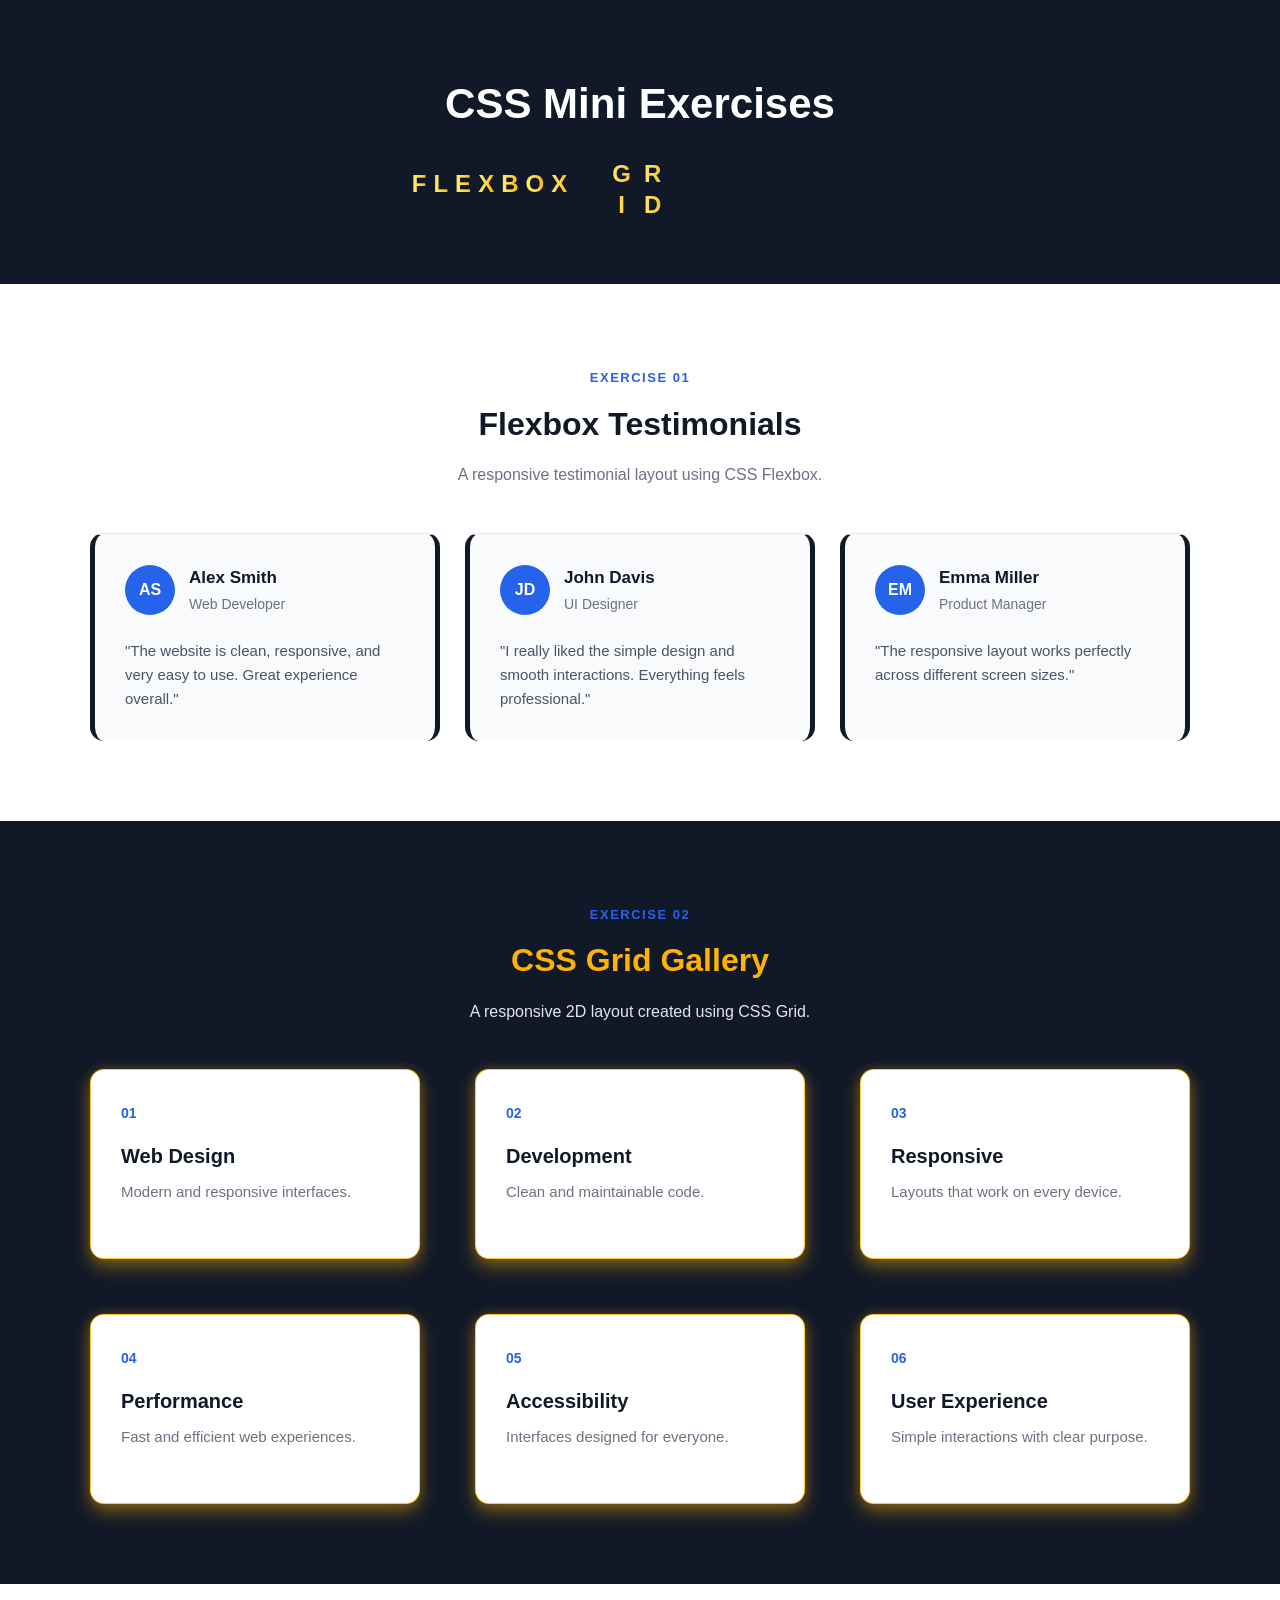
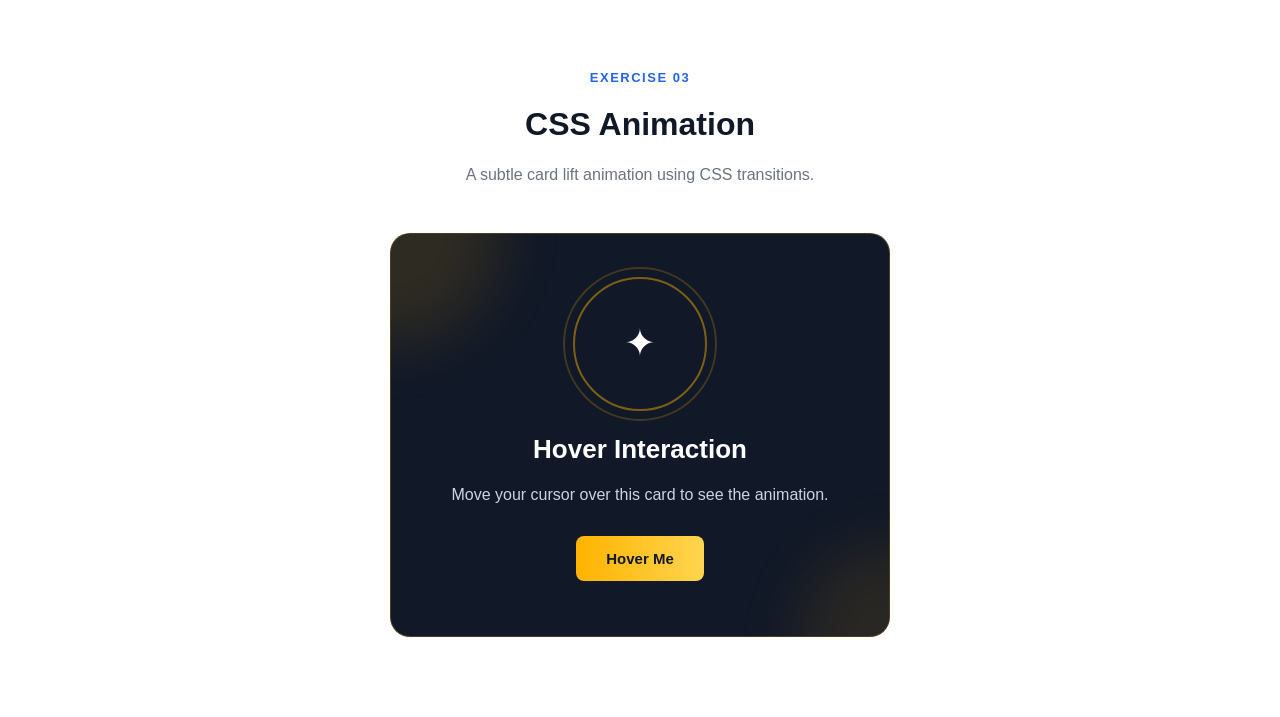
<file: Css Challenge T3/index.html>
<!DOCTYPE html>
<html lang="en">
<head>
<meta charset="UTF-8">
<meta name="viewport" content="width=device-width, initial-scale=1.0">
<title>CSS Mini Exercises</title>
<link rel="stylesheet" href="style.css">
</head>
<body>
<header class="header">
<div class="container">
<h1>CSS Mini Exercises</h1>
<div class="concept-showcase">
<div class="flex-concept">
<span>F</span>
<span>L</span>
<span>E</span>
<span>X</span>
<span>B</span>
<span>O</span>
<span>X</span>
</div>
<div class="grid-concept">
<span>G</span>
<span>R</span>
<span>I</span>
<span>D</span>
</div>
<div class="animation-concept">
<span>A</span>
<span>N</span>
<span>I</span>
<span>M</span>
<span>A</span>
<span>T</span>
<span>I</span>
<span>O</span>
<span>N</span>
</div>
</div>
</div>
</header>
<main>
<section class="section flex-section">
<div class="container">
<div class="section-heading">
<span class="section-label">Exercise 01</span>
<h2>Flexbox Testimonials</h2>
<p>A responsive testimonial layout using CSS Flexbox.</p>
</div>
<div class="testimonial-container">
<article class="testimonial-card">
<div class="profile">
<div class="profile-avatar">AS</div>
<div>
<h3>Alex Smith</h3>
<span>Web Developer</span>
</div>
</div>
<p class="testimonial-text">"The website is clean, responsive, and very easy to use. Great experience overall."</p>
</article>
<article class="testimonial-card">
<div class="profile">
<div class="profile-avatar">JD</div>
<div>
<h3>John Davis</h3>
<span>UI Designer</span>
</div>
</div>
<p class="testimonial-text">"I really liked the simple design and smooth interactions. Everything feels professional."</p>
</article>
<article class="testimonial-card">
<div class="profile">
<div class="profile-avatar">EM</div>
<div>
<h3>Emma Miller</h3>
<span>Product Manager</span>
</div>
</div>
<p class="testimonial-text">"The responsive layout works perfectly across different screen sizes."</p>
</article>
</div>
</div>
</section>
<section class="section grid-section">
<div class="container">
<div class="section-heading">
<span class="section-label">Exercise 02</span>
<h2>CSS Grid Gallery</h2>
<p>A responsive 2D layout created using CSS Grid.</p>
</div>
<div class="gallery-grid">
<div class="gallery-item">
<span>01</span>
<h3>Web Design</h3>
<p>Modern and responsive interfaces.</p>
</div>
<div class="gallery-item">
<span>02</span>
<h3>Development</h3>
<p>Clean and maintainable code.</p>
</div>
<div class="gallery-item">
<span>03</span>
<h3>Responsive</h3>
<p>Layouts that work on every device.</p>
</div>
<div class="gallery-item">
<span>04</span>
<h3>Performance</h3>
<p>Fast and efficient web experiences.</p>
</div>
<div class="gallery-item">
<span>05</span>
<h3>Accessibility</h3>
<p>Interfaces designed for everyone.</p>
</div>
<div class="gallery-item">
<span>06</span>
<h3>User Experience</h3>
<p>Simple interactions with clear purpose.</p>
</div>
</div>
</div>
</section>
<section class="section animation-section">
<div class="container">
<div class="section-heading">
<span class="section-label">Exercise 03</span>
<h2>CSS Animation</h2>
<p>A subtle card lift animation using CSS transitions.</p>
</div>
<div class="animation-demo">
<div class="animation-card">
<div class="animation-icon">✦</div>
<h3>Hover Interaction</h3>
<p>Move your cursor over this card to see the animation.</p>
<button class="demo-button">Hover Me</button>
</div>
</div>
</div>
</section>
</main>
</body>
</html>
</file>
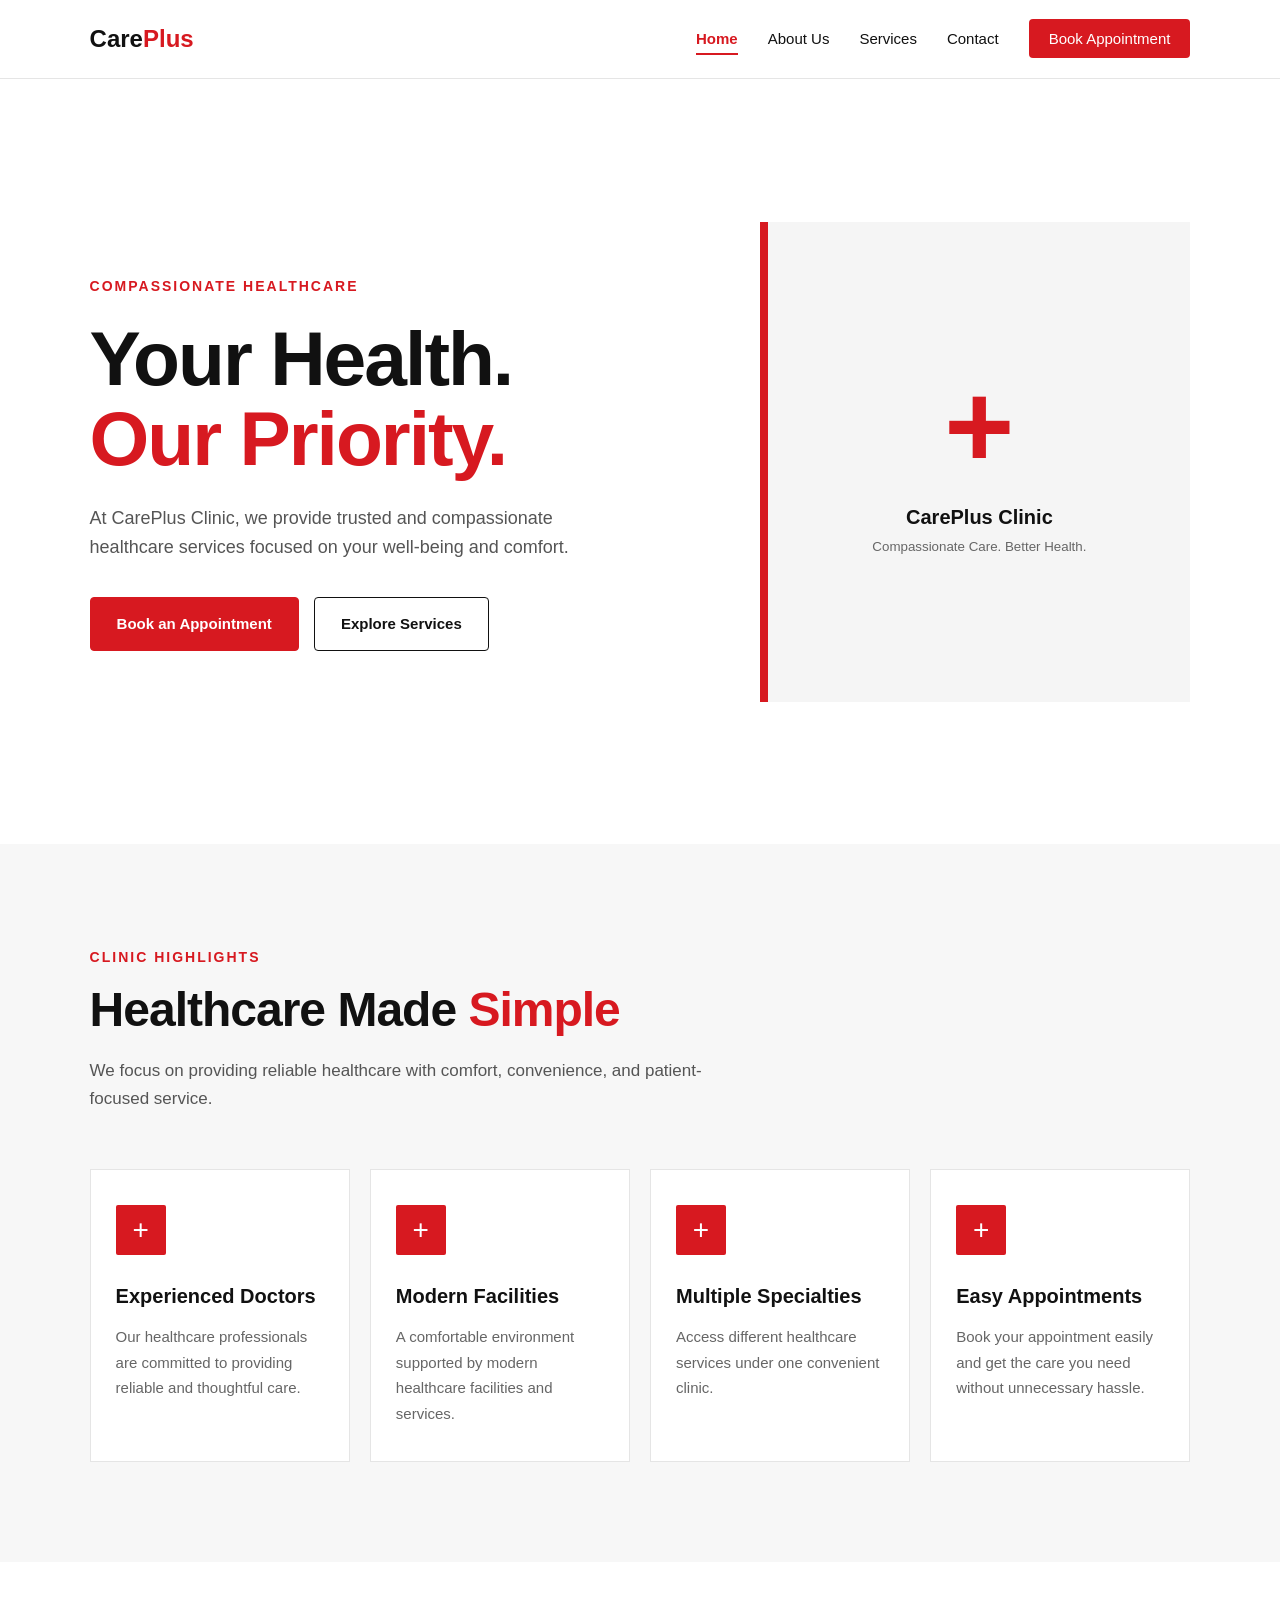
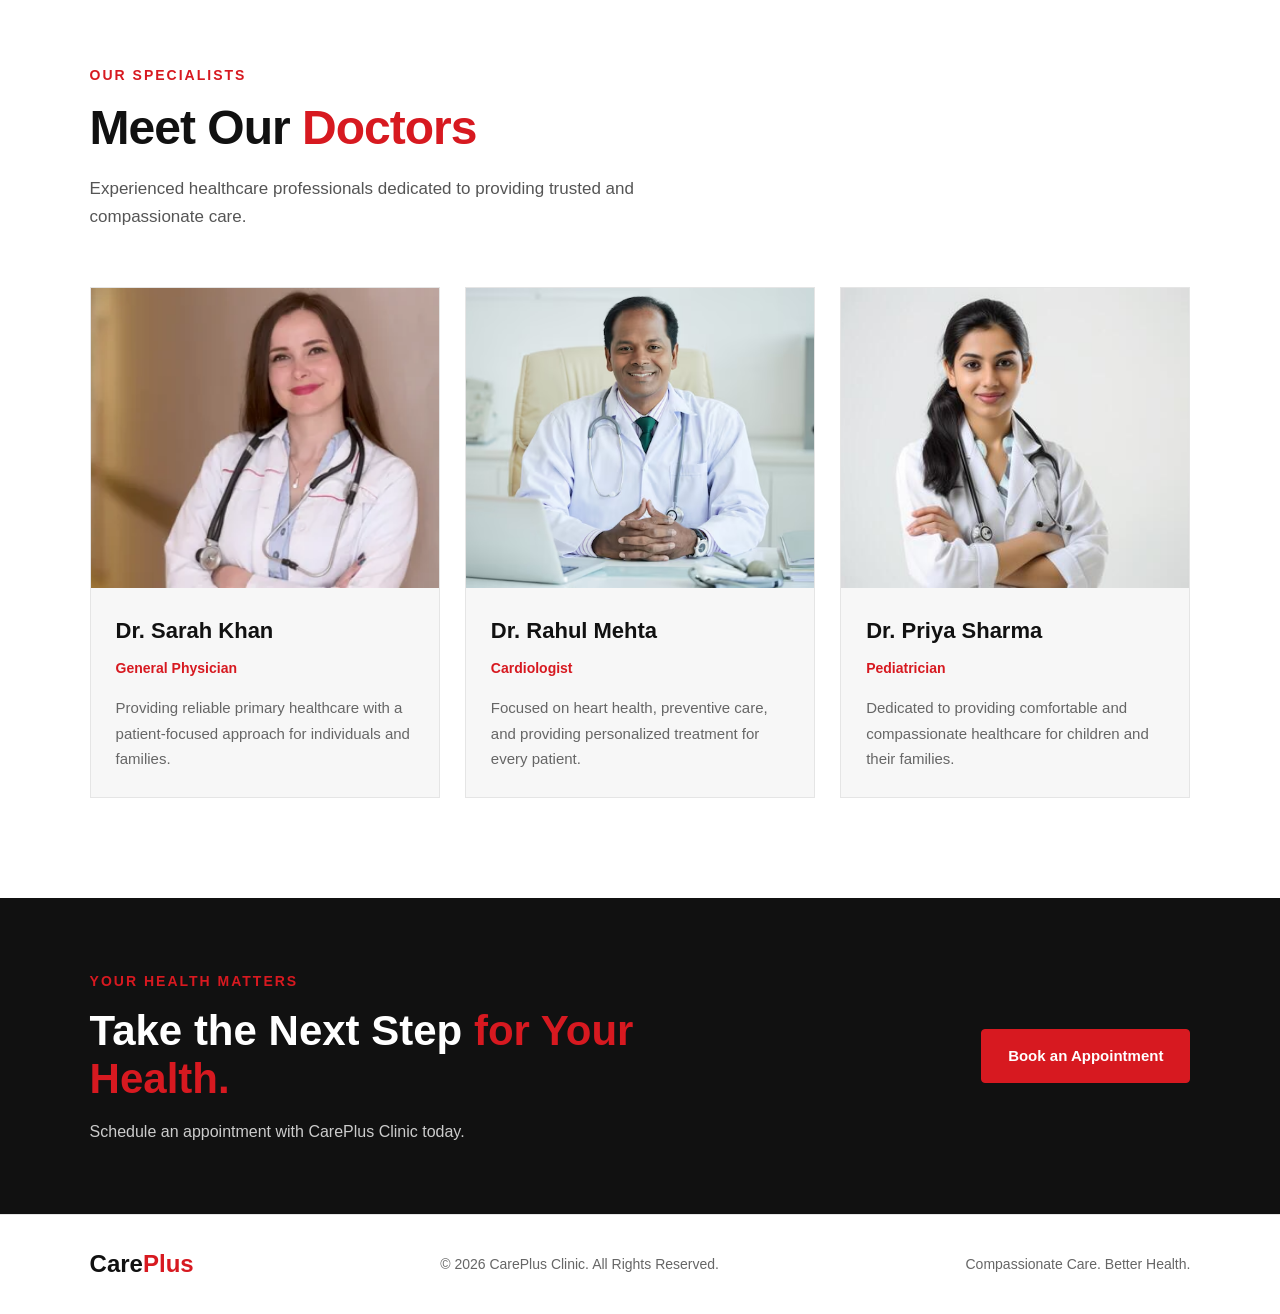
<file: landing page T2/index.html>
<!DOCTYPE html>
<html lang="en">
<head>
<meta charset="UTF-8">
<meta name="viewport" content="width=device-width, initial-scale=1.0">
<title>CarePlus Clinic</title>
<link rel="stylesheet" href="style.css">
</head>
<body>
<header>
<nav class="navbar">
<div class="logo">
Care<span>Plus</span>
</div>
<ul class="nav-links">
<li><a href="index.html" class="active">Home</a></li>
<li><a href="about.html">About Us</a></li>
<li><a href="service.html">Services</a></li>
<li><a href="contact.html">Contact</a></li>
<li><a href="booking.html" class="nav-cta">Book Appointment</a></li>
</ul>
</nav>
</header>
<section class="hero" id="hero">
<div class="hero-content">
<span class="hero-tag">Compassionate Healthcare</span>
<h1>Your Health.<br><span>Our Priority.</span></h1>
<p class="description">
At CarePlus Clinic, we provide trusted and compassionate healthcare services focused on your well-being and comfort.
</p>
<div class="hero-buttons">
<a href="booking.html" class="btn primary-btn">Book an Appointment</a>
<a href="service.html" class="btn secondary-btn">Explore Services</a>
</div>
</div>
<div class="hero-visual">
<div class="hero-visual-content">
<div class="medical-cross">+</div>
<p>CarePlus Clinic</p>
<small>Compassionate Care. Better Health.</small>
</div>
</div>
</section>
<section class="highlights-section">
<div class="section-heading">
<span class="section-tag">Clinic Highlights</span>
<h2>Healthcare Made <span>Simple</span></h2>
<p>
We focus on providing reliable healthcare with comfort, convenience, and patient-focused service.
</p>
</div>
<div class="highlights-grid">
<div class="highlight-card">
<div class="highlight-icon">+</div>
<h3>Experienced Doctors</h3>
<p>
Our healthcare professionals are committed to providing reliable and thoughtful care.
</p>
</div>
<div class="highlight-card">
<div class="highlight-icon">+</div>
<h3>Modern Facilities</h3>
<p>
A comfortable environment supported by modern healthcare facilities and services.
</p>
</div>
<div class="highlight-card">
<div class="highlight-icon">+</div>
<h3>Multiple Specialties</h3>
<p>
Access different healthcare services under one convenient clinic.
</p>
</div>
<div class="highlight-card">
<div class="highlight-icon">+</div>
<h3>Easy Appointments</h3>
<p>
Book your appointment easily and get the care you need without unnecessary hassle.
</p>
</div>
</div>
</section>
<section class="doctors-section">
<div class="section-heading">
<span class="section-tag">Our Specialists</span>
<h2>Meet Our <span>Doctors</span></h2>
<p>
Experienced healthcare professionals dedicated to providing trusted and compassionate care.
</p>
</div>
<div class="doctors-grid">
<article class="doctor-card">
<div class="doctor-image">
<img src="assets/doctor1.avif" alt="Dr. Sarah Khan">
</div>
<div class="doctor-content">
<h3>Dr. Sarah Khan</h3>
<span>General Physician</span>
<p>
Providing reliable primary healthcare with a patient-focused approach for individuals and families.
</p>
</div>
</article>
<article class="doctor-card">
<div class="doctor-image">
<img src="assets/doctor2.avif" alt="Dr. Rahul Mehta">
</div>
<div class="doctor-content">
<h3>Dr. Rahul Mehta</h3>
<span>Cardiologist</span>
<p>
Focused on heart health, preventive care, and providing personalized treatment for every patient.
</p>
</div>
</article>
<article class="doctor-card">
<div class="doctor-image">
<img src="assets/doctor3.jpg" alt="Dr. Priya Sharma">
</div>
<div class="doctor-content">
<h3>Dr. Priya Sharma</h3>
<span>Pediatrician</span>
<p>
Dedicated to providing comfortable and compassionate healthcare for children and their families.
</p>
</div>
</article>
</div>
</section>
<section class="index-cta about-cta">
<div>
<span class="section-tag">Your Health Matters</span>
<h2>Take the Next Step <span>for Your Health.</span></h2>
<p>Schedule an appointment with CarePlus Clinic today.</p>
</div>
<a href="booking.html" class="btn primary-btn">Book an Appointment</a>
</section>
<footer class="footer">
<div class="logo">
Care<span>Plus</span>
</div>
<p>© 2026 CarePlus Clinic. All Rights Reserved.</p>
<p>Compassionate Care. Better Health.</p>
</footer>
</body>
</html>
</file>
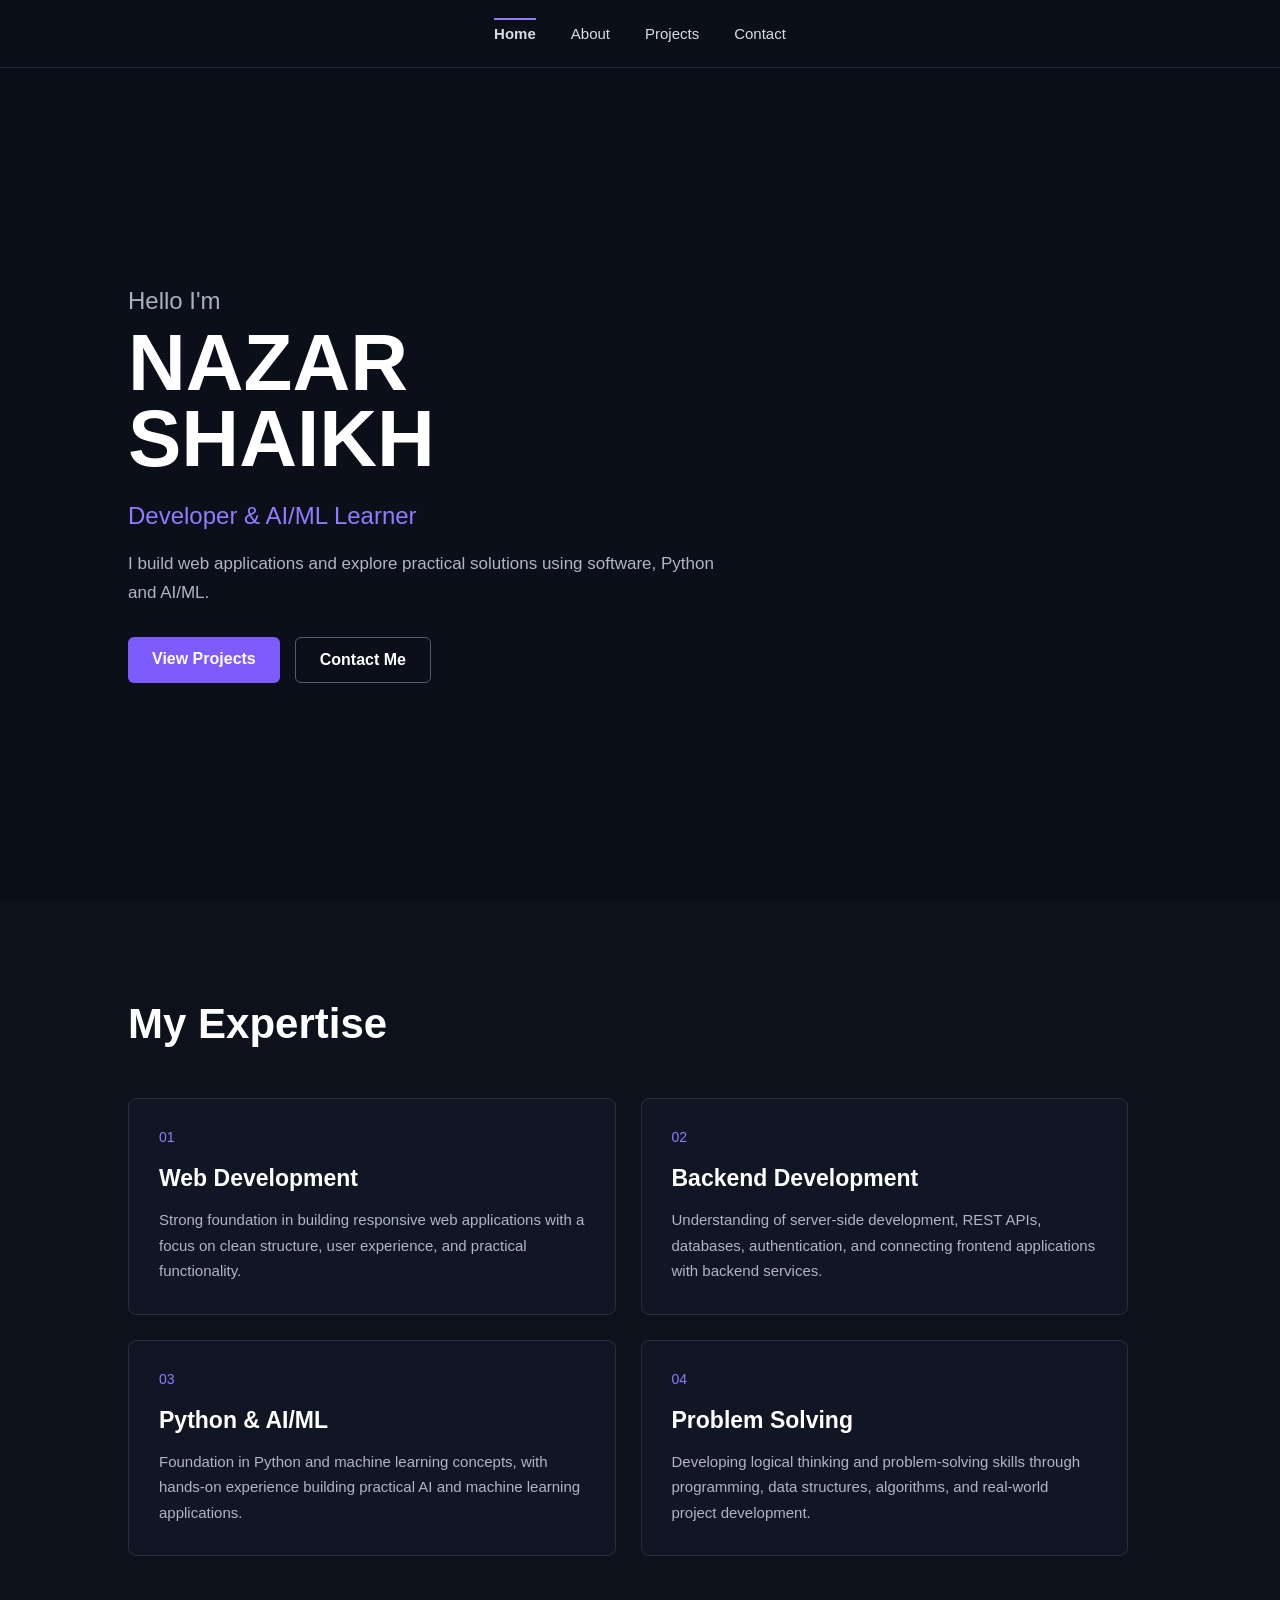
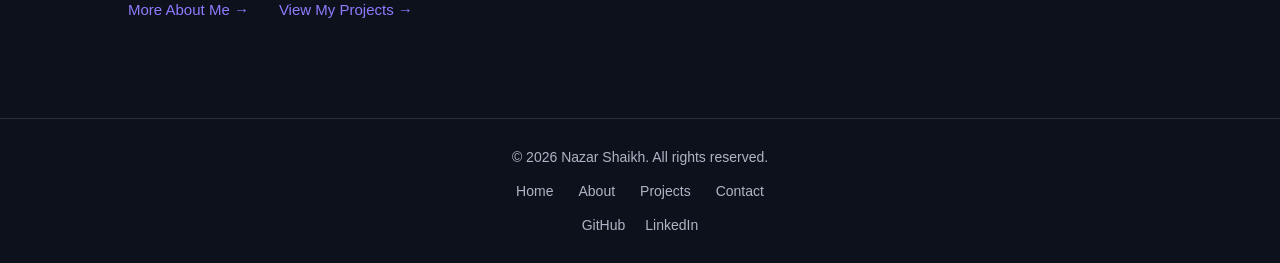
<file: Portfolio T1/index.html>
<!DOCTYPE html>
<html lang="en">
<head>
  <meta charset="UTF-8">
  <meta name="viewport" content="width=device-width, initial-scale=1.0">
  <title>Nazar Shaikh</title>
</head>
<link rel="stylesheet" href="css/style.css">
<body>
  <nav class="navbar">
    <ul>
      <li><a href="#home" class=" active">Home</a></li>
      <li><a href="about.html">About</a></li>
      <li><a href="projects.html">Projects</a></li>
      <li><a href="contact.html">Contact</a></li>
    </ul>
  </nav>
  <section id="hero">
  <h1 class="intro">Hello I'm</h1>
  <h1 class="name">NAZAR<br>SHAIKH</h1>
  <h2 class="role">Developer & AI/ML Learner</h2>
  <p class="description">
    I build web applications and explore practical solutions using software,
    Python and AI/ML.
  </p>

  <div class="hero-buttons">
    <a href="projects.html" class="btn primary-btn">View Projects</a>
    <a href="contact.html" class="btn secondary-btn">Contact Me</a>
  </div>
    
</section>
<section class="expertise" id="expertise">
    <h2>My Expertise</h2>
    <div class="expertise-grid">
        <div class="expertise-box">
            <span>01</span>
            <h3>Web Development</h3>
            <p>
                Strong foundation in building responsive web applications
                with a focus on clean structure, user experience, and
                practical functionality.
            </p>
        </div>
        <div class="expertise-box">
            <span>02</span>
            <h3>Backend Development</h3>
            <p>
                Understanding of server-side development, REST APIs,
                databases, authentication, and connecting frontend
                applications with backend services.
            </p>
        </div>
        <div class="expertise-box">
            <span>03</span>
            <h3>Python & AI/ML</h3>
            <p>
                Foundation in Python and machine learning concepts,
                with hands-on experience building practical AI and
                machine learning applications.
            </p>
        </div>
        <div class="expertise-box">
            <span>04</span>
            <h3>Problem Solving</h3>
            <p>
                Developing logical thinking and problem-solving skills
                through programming, data structures, algorithms, and
                real-world project development.
            </p>
        </div>
    </div>
    <div class="expertise-navigation">
        <a href="about.html">More About Me →</a>
        <a href="projects.html">View My Projects →</a>
    </div>
</section>
<footer>
    <p>© 2026 Nazar Shaikh. All rights reserved.</p>

    <nav class="footer-nav">
        <a href="index.html">Home</a>
        <a href="about.html">About</a>
        <a href="projects.html">Projects</a>
        <a href="contact.html">Contact</a>
    </nav>

    <div class="footer-social">
        <a href="https://github.com/NazarShaikh" target="_blank">GitHub</a>
        <a href="https://www.linkedin.com/in/nazar-shaikh-197003293/" target="_blank">LinkedIn</a>
    </div>
</footer>
  </body>
  </html>
</file>
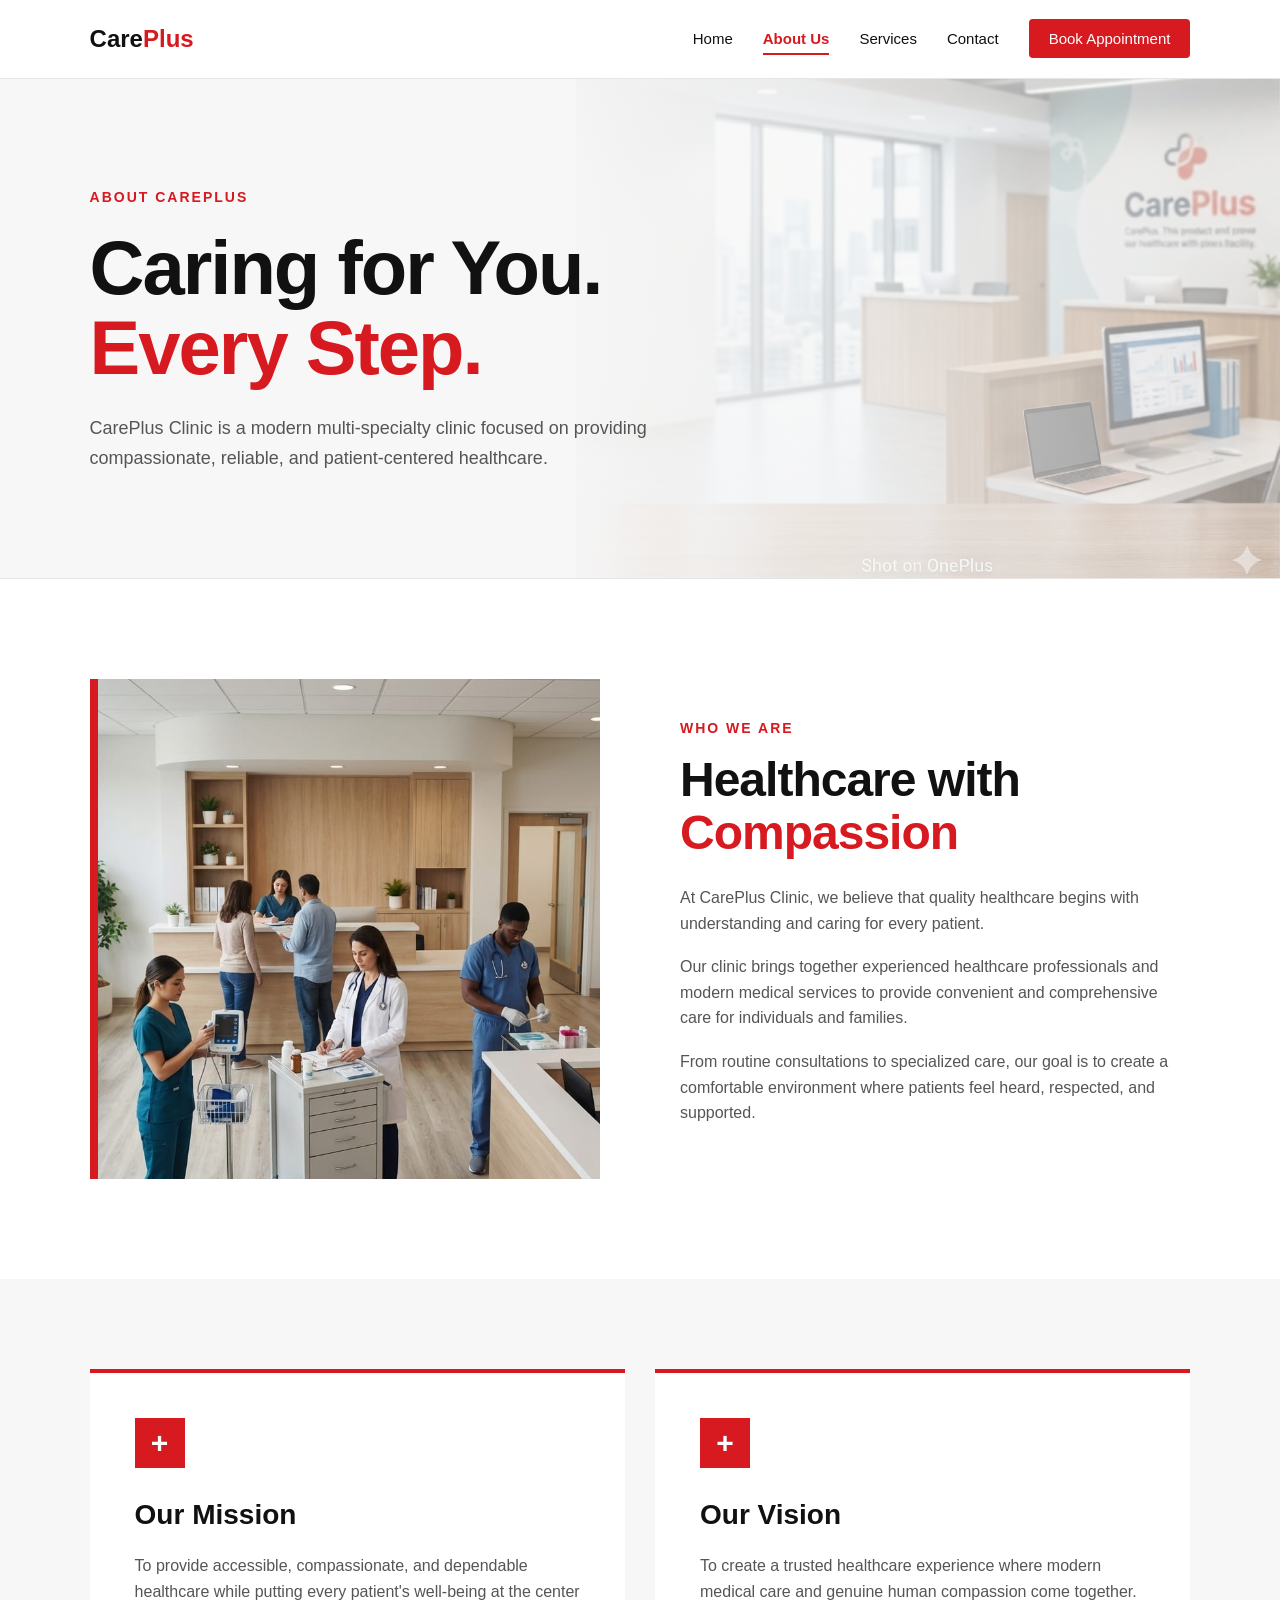
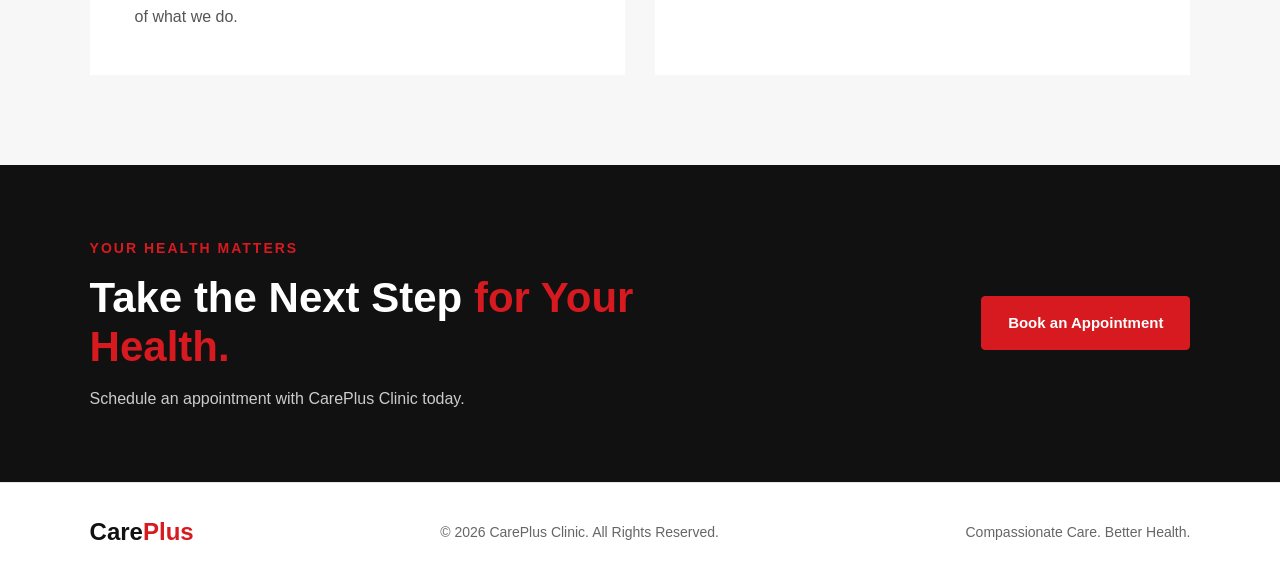
<file: landing page T2/about.html>
<!DOCTYPE html>
<html lang="en">
<head>
<meta charset="UTF-8">
<meta name="viewport" content="width=device-width, initial-scale=1.0">
<title>About Us | CarePlus Clinic</title>
<link rel="stylesheet" href="style.css">
</head>
<body>
<header>
<nav class="navbar">
<div class="logo">Care<span>Plus</span></div>
<ul class="nav-links">
<li><a href="index.html">Home</a></li>
<li><a href="about.html" class="active">About Us</a></li>
<li><a href="service.html">Services</a></li>
<li><a href="contact.html">Contact</a></li>
<li><a href="booking.html" class="nav-cta">Book Appointment</a></li>
</ul>
</nav>
</header>
<section class="about-hero">
<div class="about-hero-image"><img src="assets/aboutMain.jpeg" alt="CarePlus Clinic"></div>
<div class="about-hero-overlay"></div>
<div class="about-hero-content">
<span class="hero-tag">About CarePlus</span>
<h1>Caring for You.<br><span>Every Step.</span></h1>
<p>CarePlus Clinic is a modern multi-specialty clinic focused on providing compassionate, reliable, and patient-centered healthcare.</p>
</div>
</section>
<section class="about-section">
<div class="about-image"><img src="assets/about.jpeg" alt="CarePlus Clinic healthcare team"></div>
<div class="about-content">
<span class="section-tag">Who We Are</span>
<h2>Healthcare with <span>Compassion</span></h2>
<p>At CarePlus Clinic, we believe that quality healthcare begins with understanding and caring for every patient.</p>
<p>Our clinic brings together experienced healthcare professionals and modern medical services to provide convenient and comprehensive care for individuals and families.</p>
<p>From routine consultations to specialized care, our goal is to create a comfortable environment where patients feel heard, respected, and supported.</p>
</div>
</section>
<section class="mission-section">
<div class="mission-card">
<div class="mission-icon">+</div>
<h3>Our Mission</h3>
<p>To provide accessible, compassionate, and dependable healthcare while putting every patient's well-being at the center of what we do.</p>
</div>
<div class="mission-card">
<div class="mission-icon">+</div>
<h3>Our Vision</h3>
<p>To create a trusted healthcare experience where modern medical care and genuine human compassion come together.</p>
</div>
</section>
<section class="about-cta">
<div>
<span class="section-tag">Your Health Matters</span>
<h2>Take the Next Step <span>for Your Health.</span></h2>
<p>Schedule an appointment with CarePlus Clinic today.</p>
</div>
<a href="booking.html" class="btn primary-btn">Book an Appointment</a>
</section>
<footer class="footer">
<div class="logo">Care<span>Plus</span></div>
<p>© 2026 CarePlus Clinic. All Rights Reserved.</p>
<p>Compassionate Care. Better Health.</p>
</footer>
</body>
</html>
</file>
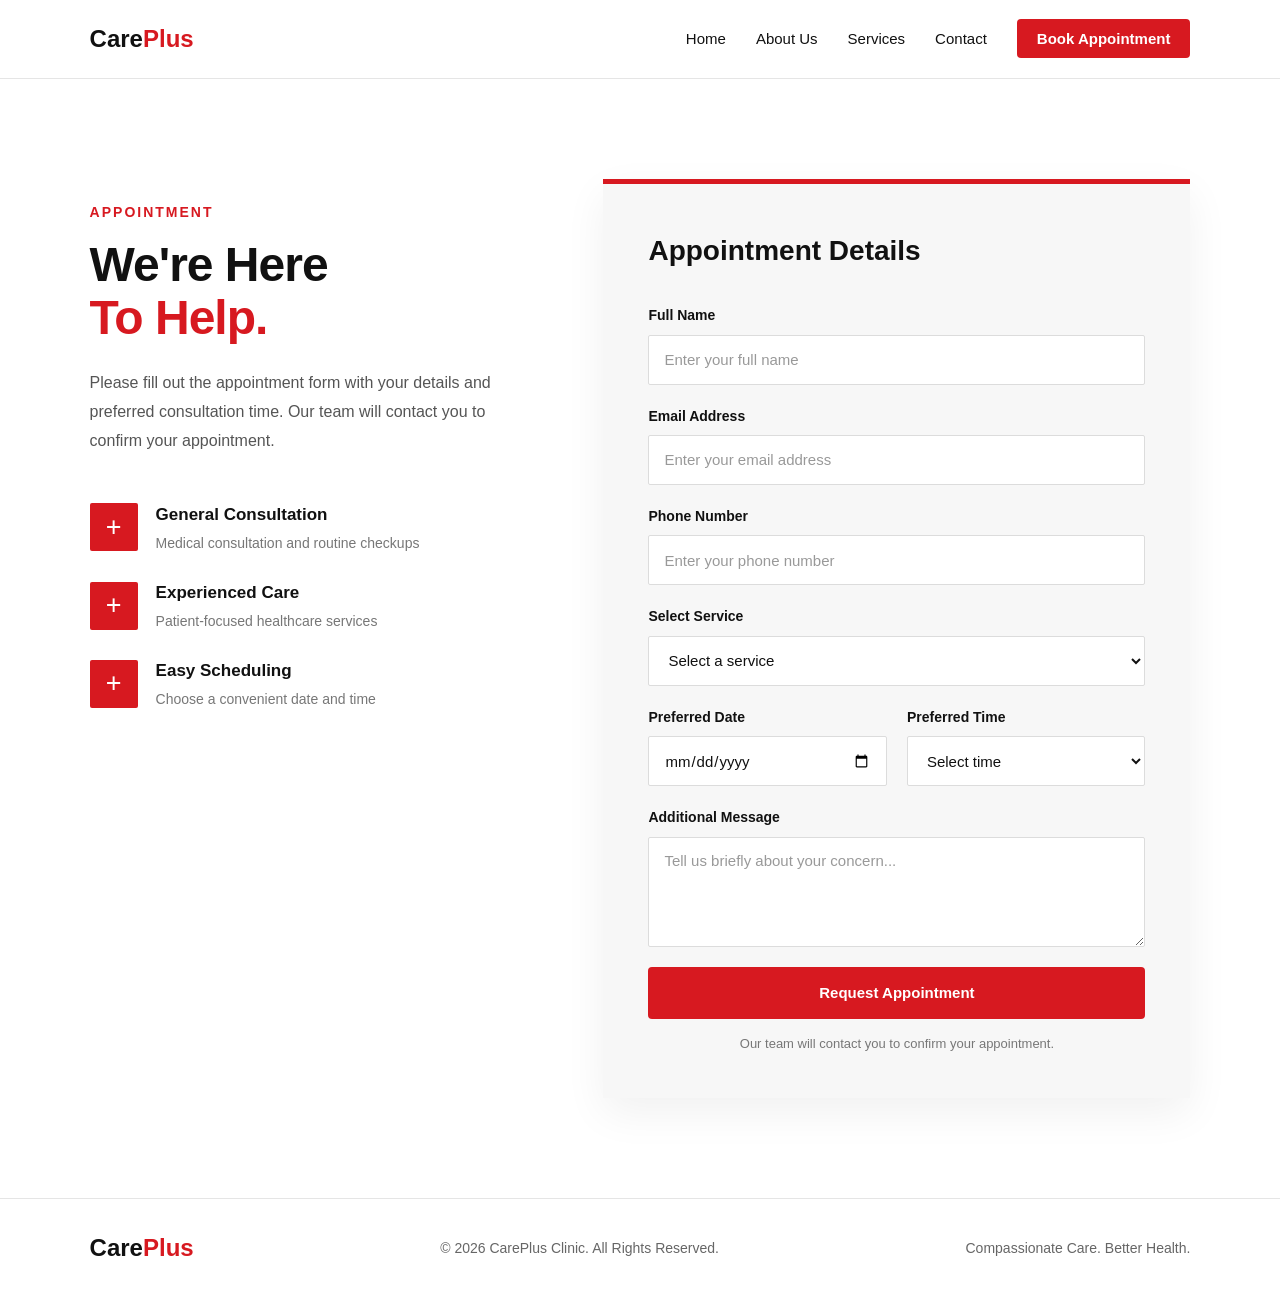
<file: landing page T2/Booking.html>
<!DOCTYPE html>
<html lang="en">
<head>
<meta charset="UTF-8">
<meta name="viewport" content="width=device-width, initial-scale=1.0">
<title>Book Appointment | CarePlus Clinic</title>
<link rel="stylesheet" href="style.css">
</head>
<body>
<header>
<nav class="navbar">
<div class="logo">Care<span>Plus</span></div>
<ul class="nav-links">
<li><a href="index.html">Home</a></li>
<li><a href="about.html">About Us</a></li>
<li><a href="service.html">Services</a></li>
<li><a href="contact.html">Contact</a></li>
<li><a href="booking.html" class="nav-cta active">Book Appointment</a></li>
</ul>
</nav>
</header>
<section class="booking-section">
<div class="booking-container">
<div class="booking-info">
<span class="section-tag">Appointment</span>
<h2>We're Here <span>To Help.</span></h2>
<p>Please fill out the appointment form with your details and preferred consultation time. Our team will contact you to confirm your appointment.</p>
<div class="booking-details">
<div class="booking-detail">
<div class="detail-icon">+</div>
<div>
<h3>General Consultation</h3>
<p>Medical consultation and routine checkups</p>
</div>
</div>
<div class="booking-detail">
<div class="detail-icon">+</div>
<div>
<h3>Experienced Care</h3>
<p>Patient-focused healthcare services</p>
</div>
</div>
<div class="booking-detail">
<div class="detail-icon">+</div>
<div>
<h3>Easy Scheduling</h3>
<p>Choose a convenient date and time</p>
</div>
</div>
</div>
</div>
<div class="booking-form-wrapper">
<form class="booking-form" action="#" method="post">
<h3>Appointment Details</h3>
<div class="form-group">
<label for="name">Full Name</label>
<input type="text" id="name" name="name" placeholder="Enter your full name" required>
</div>
<div class="form-group">
<label for="email">Email Address</label>
<input type="email" id="email" name="email" placeholder="Enter your email address" required>
</div>
<div class="form-group">
<label for="phone">Phone Number</label>
<input type="tel" id="phone" name="phone" placeholder="Enter your phone number" pattern="[0-9]{10}" maxlength="10" required>
</div>
<div class="form-group">
<label for="service">Select Service</label>
<select id="service" name="service" required>
<option value="">Select a service</option>
<option value="general">General Consultation</option>
<option value="pediatric">Pediatric Care</option>
<option value="womens-health">Women's Health</option>
<option value="dental">Dental Care</option>
<option value="diagnostic">Diagnostic Services</option>
</select>
</div>
<div class="form-row">
<div class="form-group">
<label for="date">Preferred Date</label>
<input type="date" id="date" name="date" required>
</div>
<div class="form-group">
<label for="time">Preferred Time</label>
<select id="time" name="time" required>
<option value="">Select time</option>
<option value="09:00">09:00 AM</option>
<option value="10:00">10:00 AM</option>
<option value="11:00">11:00 AM</option>
<option value="12:00">12:00 PM</option>
<option value="02:00">02:00 PM</option>
<option value="03:00">03:00 PM</option>
<option value="04:00">04:00 PM</option>
<option value="05:00">05:00 PM</option>
<option value="06:00">06:00 PM</option>
</select>
</div>
</div>
<div class="form-group">
<label for="message">Additional Message</label>
<textarea id="message" name="message" rows="4" placeholder="Tell us briefly about your concern..."></textarea>
</div>
<button type="submit" class="btn primary-btn booking-submit">Request Appointment</button>
<p class="form-note">Our team will contact you to confirm your appointment.</p>
</form>
</div>
</div>
</section>
<footer class="footer">
<div class="logo">Care<span>Plus</span></div>
<p>© 2026 CarePlus Clinic. All Rights Reserved.</p>
<p>Compassionate Care. Better Health.</p>
</footer>
</body>
</html>
</file>
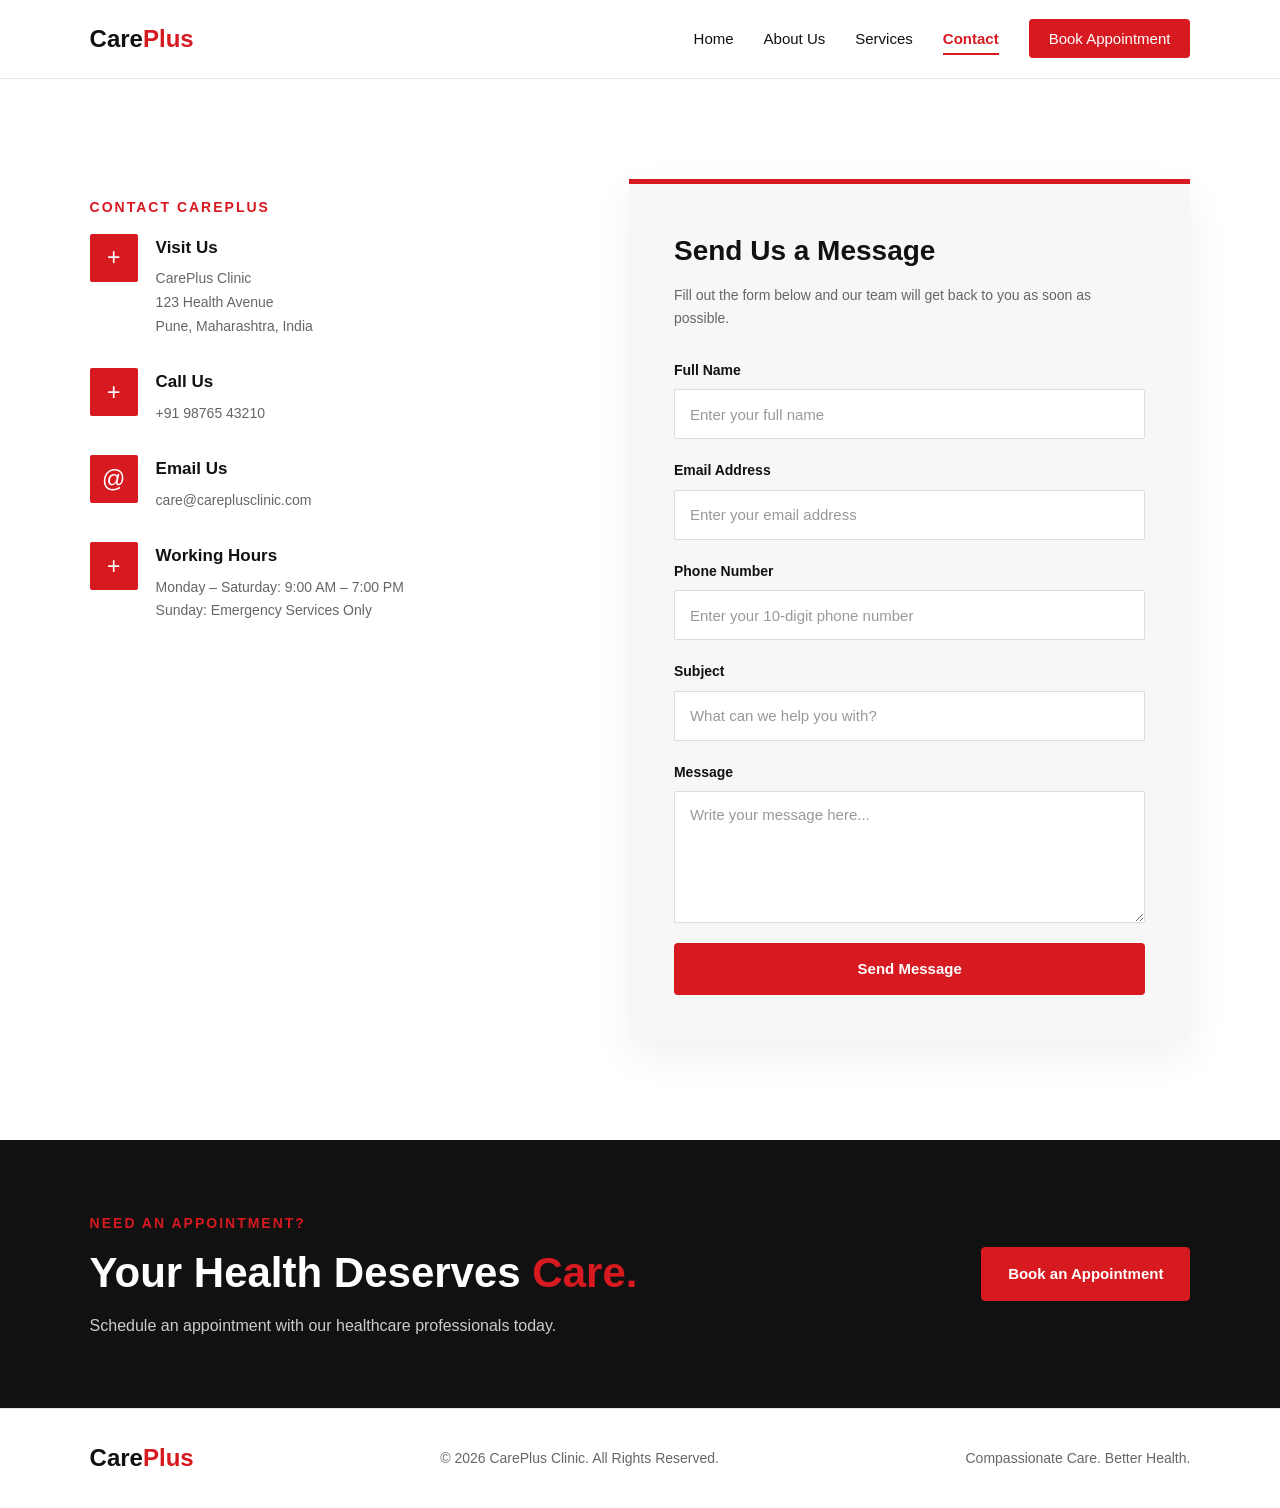
<file: landing page T2/contact.html>
<!DOCTYPE html>
<html lang="en">
<head>
<meta charset="UTF-8">
<meta name="viewport" content="width=device-width, initial-scale=1.0">
<title>Contact | CarePlus Clinic</title>
<link rel="stylesheet" href="style.css">
</head>
<body>
<header>
<nav class="navbar">
<div class="logo">Care<span>Plus</span></div>
<ul class="nav-links">
<li><a href="index.html">Home</a></li>
<li><a href="about.html">About Us</a></li>
<li><a href="service.html">Services</a></li>
<li><a href="contact.html" class="active">Contact</a></li>
<li><a href="booking.html" class="nav-cta">Book Appointment</a></li>
</ul>
</nav>
</header>
<section class="contact-section">
<div class="contact-container">
<div class="contact-info">
<span class="section-tag">Contact CarePlus</span>
<div class="contact-detail">
<div class="contact-icon">+</div>
<div>
<h3>Visit Us</h3>
<p>CarePlus Clinic<br>123 Health Avenue<br>Pune, Maharashtra, India</p>
</div>
</div>
<div class="contact-detail">
<div class="contact-icon">+</div>
<div>
<h3>Call Us</h3>
<p>+91 98765 43210</p>
</div>
</div>
<div class="contact-detail">
<div class="contact-icon">@</div>
<div>
<h3>Email Us</h3>
<p>care@careplusclinic.com</p>
</div>
</div>
<div class="contact-detail">
<div class="contact-icon">+</div>
<div>
<h3>Working Hours</h3>
<p>Monday – Saturday: 9:00 AM – 7:00 PM<br>Sunday: Emergency Services Only</p>
</div>
</div>
</div>
<div class="contact-form-wrapper">
<form class="contact-form" action="#" method="post">
<h3>Send Us a Message</h3>
<p class="form-intro">Fill out the form below and our team will get back to you as soon as possible.</p>
<div class="form-group">
<label for="name">Full Name</label>
<input type="text" id="name" name="name" placeholder="Enter your full name" required>
</div>
<div class="form-group">
<label for="email">Email Address</label>
<input type="email" id="email" name="email" placeholder="Enter your email address" required>
</div>
<div class="form-group">
<label for="phone">Phone Number</label>
<input type="tel" id="phone" name="phone" placeholder="Enter your 10-digit phone number" pattern="[0-9]{10}" maxlength="10" required>
</div>
<div class="form-group">
<label for="subject">Subject</label>
<input type="text" id="subject" name="subject" placeholder="What can we help you with?" required>
</div>
<div class="form-group">
<label for="message">Message</label>
<textarea id="message" name="message" rows="6" placeholder="Write your message here..." required></textarea>
</div>
<button type="submit" class="btn primary-btn contact-submit">Send Message</button>
</form>
</div>
</div>
</section>
<section class="contact-cta">
<div>
<span class="section-tag">Need an Appointment?</span>
<h2>Your Health Deserves <span>Care.</span></h2>
<p>Schedule an appointment with our healthcare professionals today.</p>
</div>
<a href="booking.html" class="btn primary-btn">Book an Appointment</a>
</section>
<footer class="footer">
<div class="logo">Care<span>Plus</span></div>
<p>© 2026 CarePlus Clinic. All Rights Reserved.</p>
<p>Compassionate Care. Better Health.</p>
</footer>
</body>
</html>
</file>
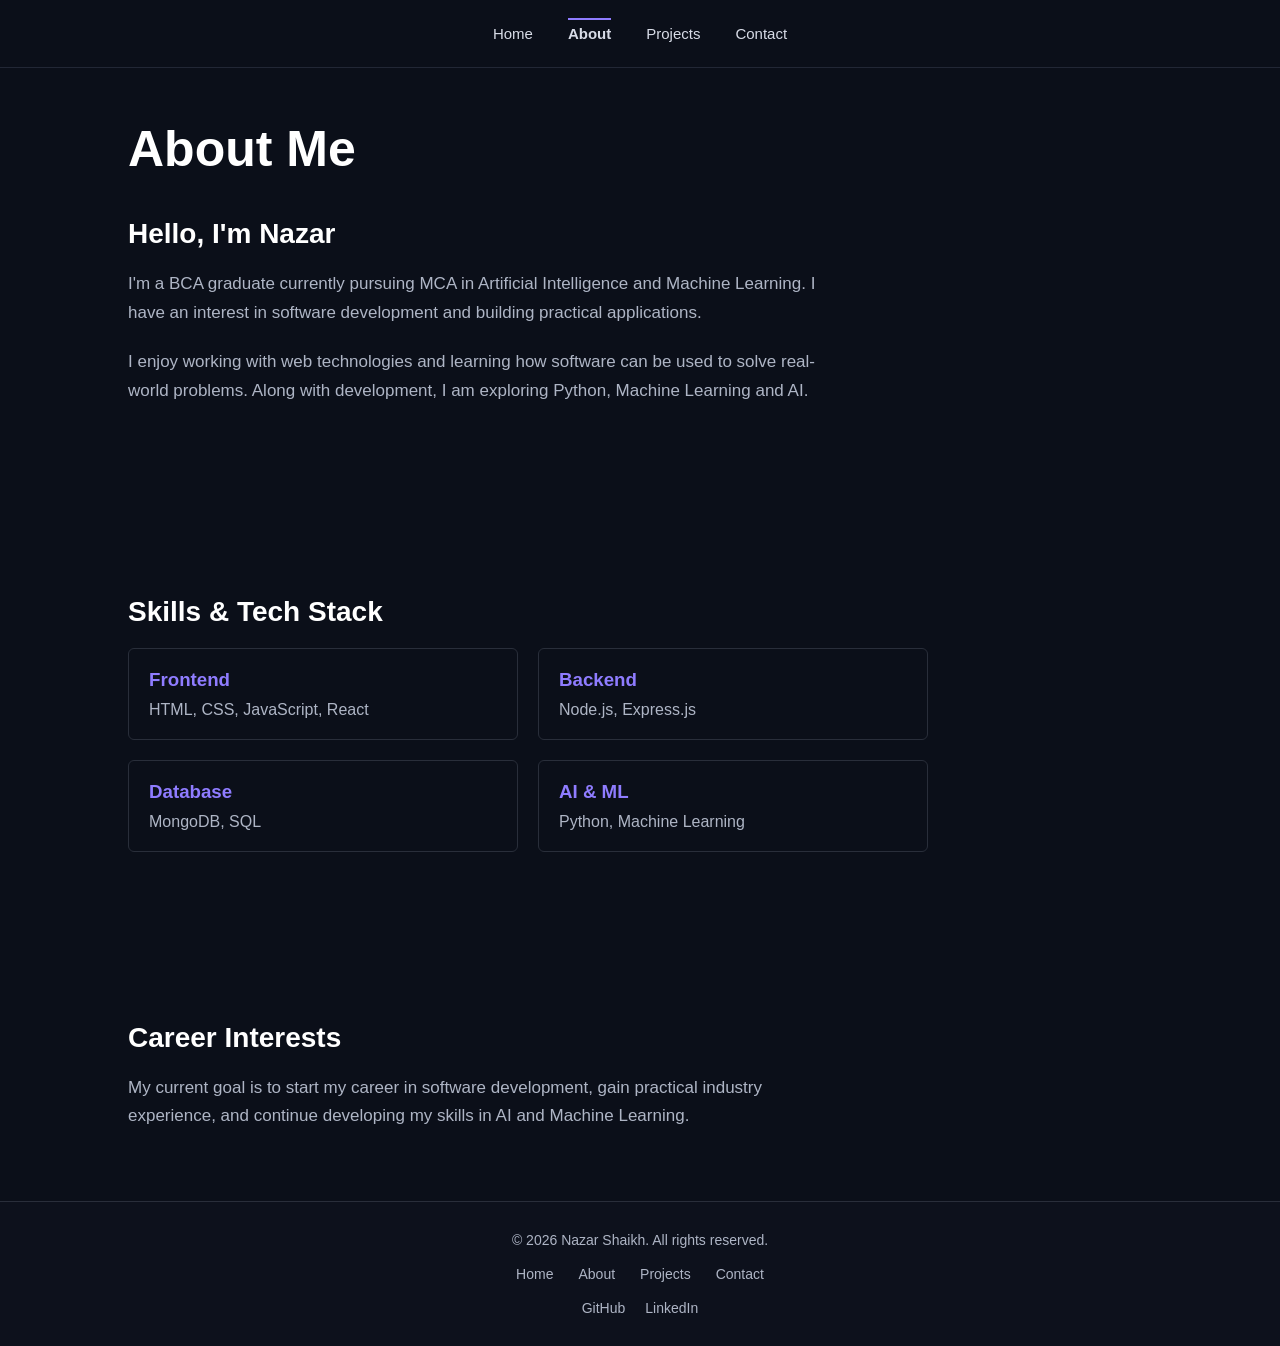
<file: Portfolio T1/about.html>
<!DOCTYPE html>
<html lang="en">

<head>
  <meta charset="UTF-8">
  <meta name="viewport" content="width=device-width, initial-scale=1.0">
  <title>About | Nazar Shaikh</title>
  <link rel="stylesheet" href="css/style.css">
</head>
<body>
  <header>
    <nav class="navbar">
      <ul>
        <li><a href="index.html">Home</a></li>
        <li><a href="about.html" class=" active">About</a></li>
        <li><a href="projects.html">Projects</a></li>
        <li><a href="contact.html">Contact</a></li>
      </ul>
    </nav>
  </header>
  <main>
    <section class="about">

      <h1>About Me</h1>
      <h2>Hello, I'm Nazar</h2>
      <p>
        I'm a BCA graduate currently pursuing MCA in Artificial Intelligence
        and Machine Learning. I have an interest in software development
        and building practical applications.
      </p>
      <p>
        I enjoy working with web technologies and learning how software
        can be used to solve real-world problems. Along with development,
        I am exploring Python, Machine Learning and AI.
      </p>
    </section>
    <section class="skills">
      <h2>Skills & Tech Stack</h2>
      <div class="skill-list">
        <div class="skill">
          <h3>Frontend</h3>
          <p>HTML, CSS, JavaScript, React</p>
        </div>
        <div class="skill">
          <h3>Backend</h3>
          <p>Node.js, Express.js</p>
        </div>
        <div class="skill">
          <h3>Database</h3>
          <p>MongoDB, SQL</p>
        </div>
        <div class="skill">
          <h3>AI & ML</h3>
          <p>Python, Machine Learning</p>
        </div>
      </div>
    </section>
        <section class="career">
      <h2>Career Interests</h2>
      <p>
        My current goal is to start my career in software development,
        gain practical industry experience, and continue developing
        my skills in AI and Machine Learning.
      </p>
    </section>
  </main>
  
<footer>
    <p>© 2026 Nazar Shaikh. All rights reserved.</p>

    <nav class="footer-nav">
        <a href="index.html">Home</a>
        <a href="about.html">About</a>
        <a href="projects.html">Projects</a>
        <a href="contact.html">Contact</a>
    </nav>

    <div class="footer-social">
        <a href="https://github.com/NazarShaikh" target="_blank">GitHub</a>
        <a href="https://www.linkedin.com/in/nazar-shaikh-197003293/" target="_blank">LinkedIn</a>
    </div>
</footer>
</body>
</html>
</file>
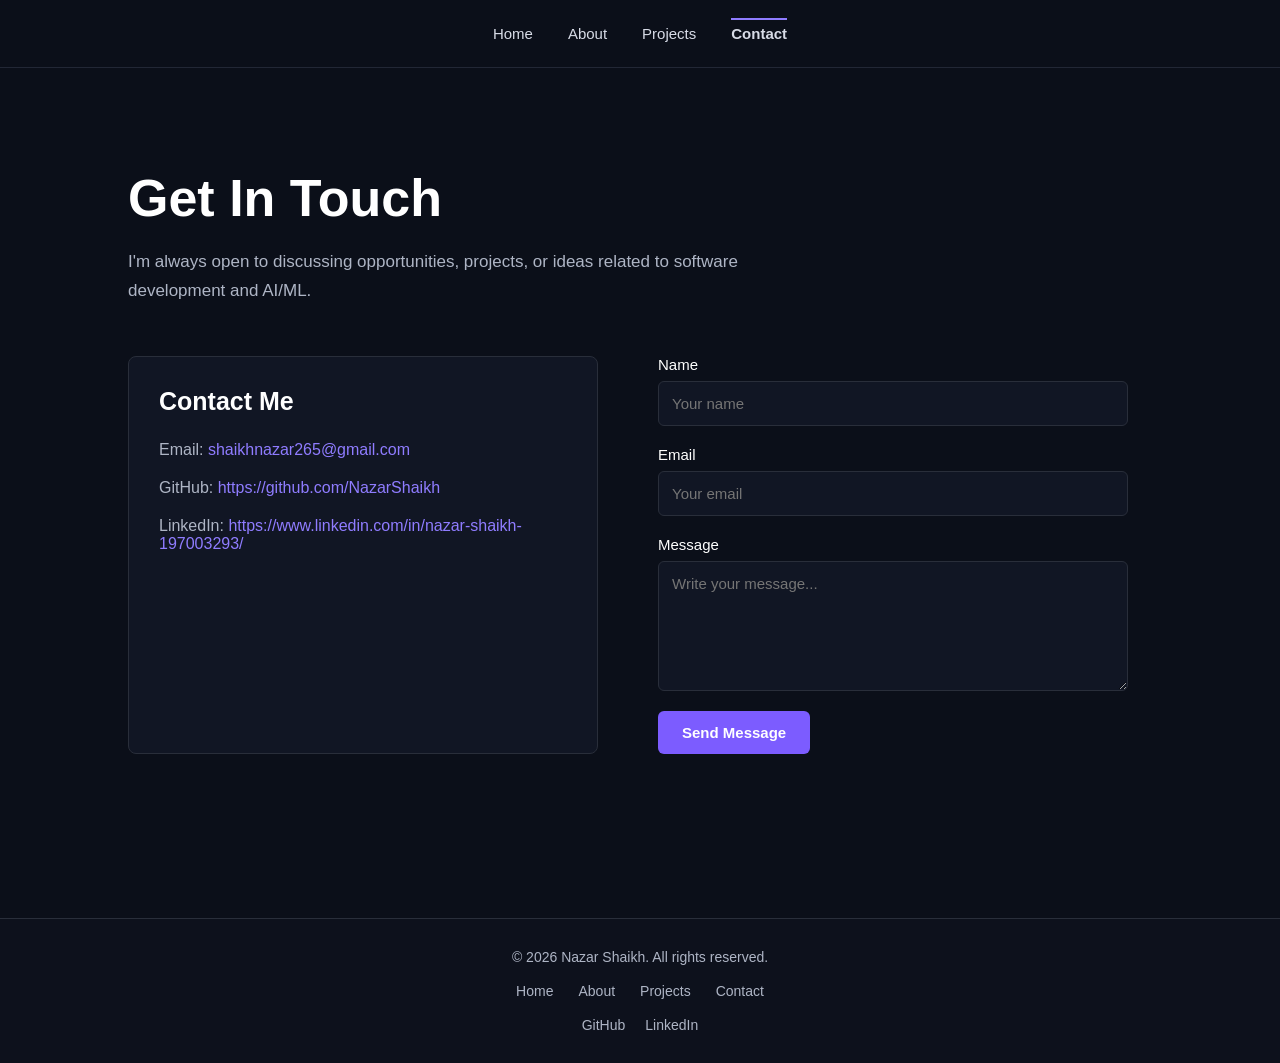
<file: Portfolio T1/contact.html>
```html
<!DOCTYPE html>
<html lang="en">

<head>
  <meta charset="UTF-8">
  <meta name="viewport" content="width=device-width, initial-scale=1.0">
  <title>Contact | Nazar Shaikh</title>
  <link rel="stylesheet" href="css/style.css">
</head>
<body>
  <header>
    <nav class="navbar">
      <ul>
        <li><a href="index.html">Home</a></li>
        <li><a href="about.html">About</a></li>
        <li><a href="projects.html">Projects</a></li>
        <li><a href="contact.html" class=" active">Contact</a></li>
      </ul>
    </nav>
  </header>
  <main>
    <section class="contact">
      <h1>Get In Touch</h1>
      <p class="contact-intro">
        I'm always open to discussing opportunities, projects,
        or ideas related to software development and AI/ML.
      </p>
      <div class="contact-content">
        <div class="contact-info">
          <h2>Contact Me</h2>
          <p>
            Email:
            <a href="mailto:shaikhnazar265@gmail.com">
              shaikhnazar265@gmail.com
            </a>
          </p>
          <p>
            GitHub:
            <a href="https://github.com/NazarShaikh" target="_blank">
              https://github.com/NazarShaikh
            </a>
          </p>
          <p>
            LinkedIn:
            <a href="https://www.linkedin.com/in/nazar-shaikh-197003293/" target="_blank">
              https://www.linkedin.com/in/nazar-shaikh-197003293/
            </a>
          </p>
        </div>
       <form class="contact-form">
          <label for="name">Name</label>
          <input type="text" id="name" name="name" placeholder="Your name" required>
          <label for="email">Email</label>
          <input type="email" id="email" name="email" placeholder="Your email" required>
          <label for="message">Message</label>
          <textarea id="message" name="message" rows="6"
            placeholder="Write your message..." required></textarea>
         <button type="submit">Send Message</button>
        </form>
      </div>
    </section>
  </main>
  
<footer>
    <p>© 2026 Nazar Shaikh. All rights reserved.</p>

    <nav class="footer-nav">
        <a href="index.html">Home</a>
        <a href="about.html">About</a>
        <a href="projects.html">Projects</a>
        <a href="contact.html">Contact</a>
    </nav>

    <div class="footer-social">
        <a href="https://github.com/NazarShaikh" target="_blank">GitHub</a>
        <a href="https://www.linkedin.com/in/nazar-shaikh-197003293/" target="_blank">LinkedIn</a>
    </div>
</footer>
</body>
</html>
</file>
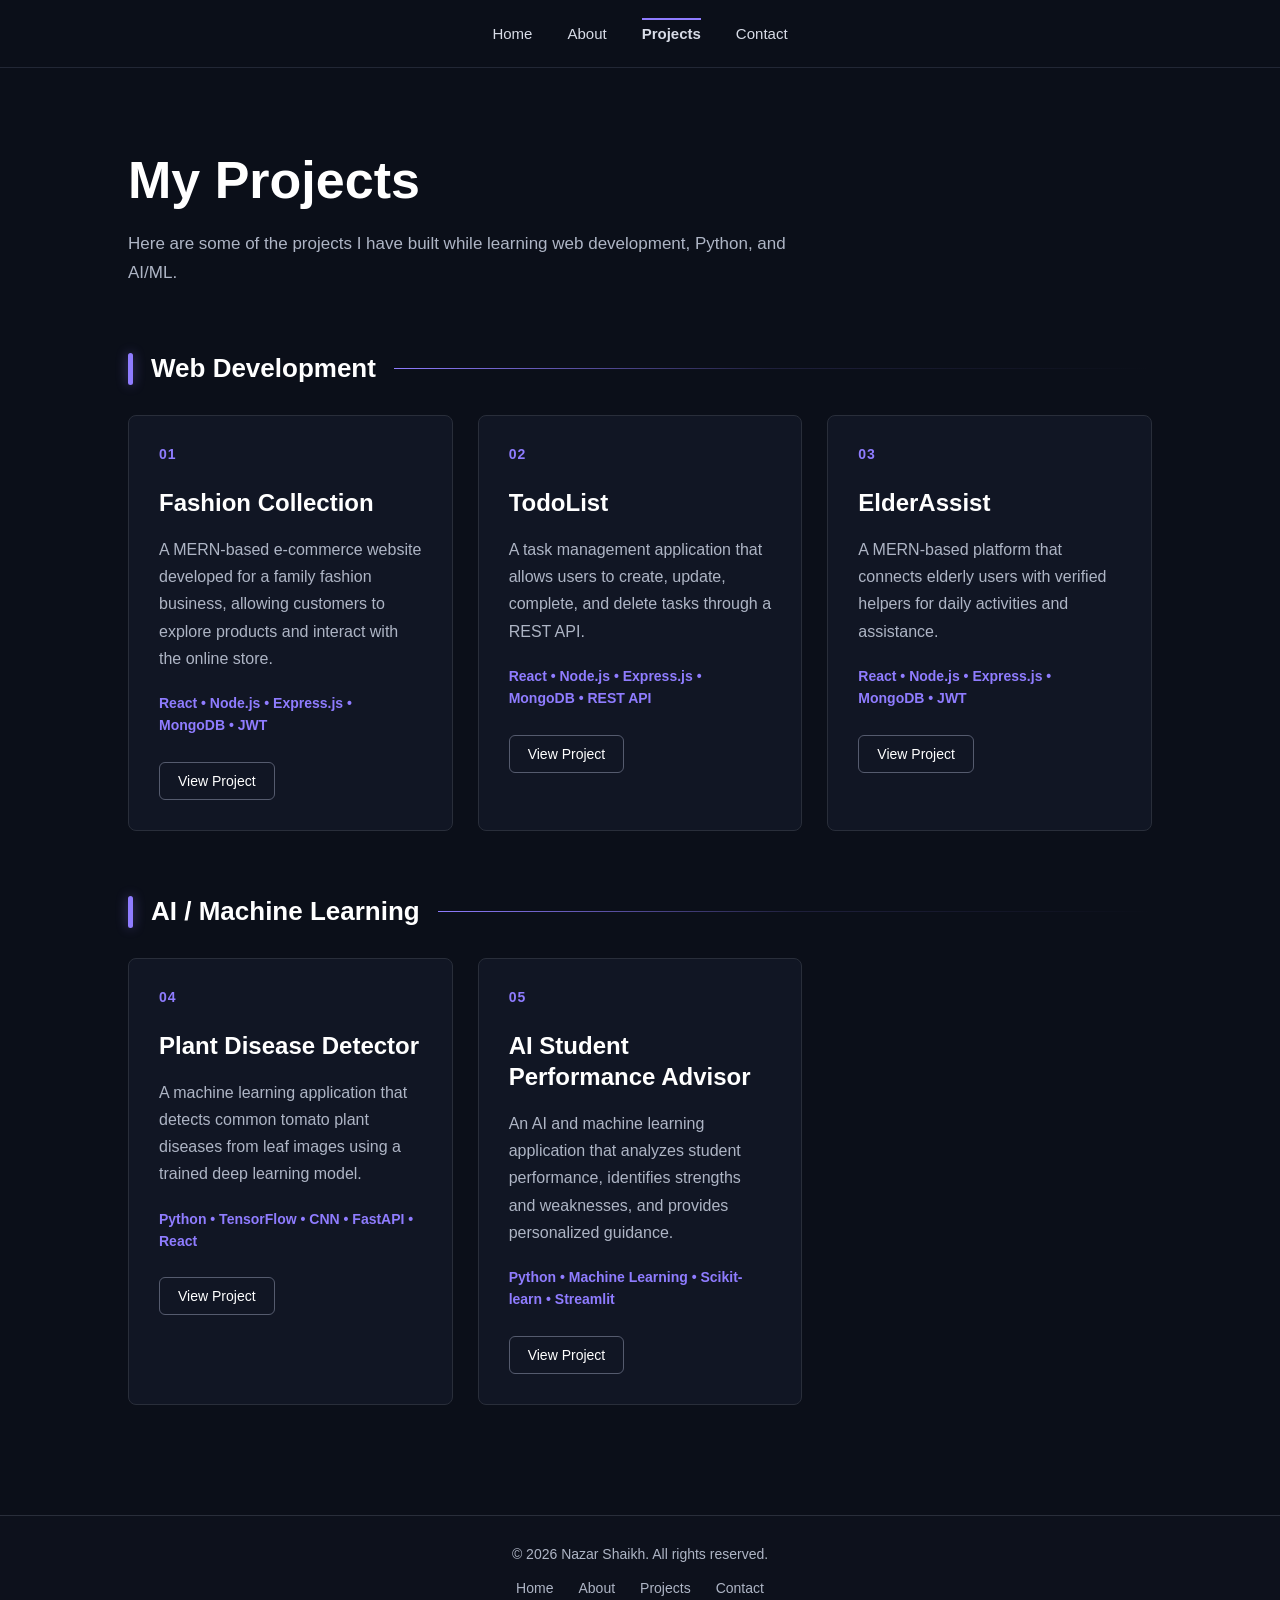
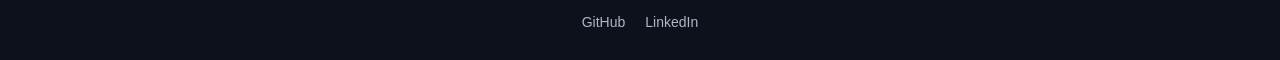
<file: Portfolio T1/projects.html>
<!DOCTYPE html>
<html lang="en">

<head>
    <meta charset="UTF-8">
    <meta name="viewport" content="width=device-width, initial-scale=1.0">
    <title>Projects | Nazar Shaikh</title>
    <link rel="stylesheet" href="css/style.css">
</head>
<body>
    <header>
        <nav class="navbar">
            <ul>
                <li><a href="index.html">Home</a></li>
                <li><a href="about.html">About</a></li>
                <li><a href="projects.html" class="active">Projects</a></li>
                <li><a href="contact.html">Contact</a></li>
            </ul>
        </nav>
    </header>
    <main>
        <section class="projects">
            <h1>My Projects</h1>
            <p class="projects-intro">
                Here are some of the projects I have built while learning
                web development, Python, and AI/ML.
            </p>
            <p class="project-category">Web Development</p>
            <div class="project-list">
              <article class="project-card">
                    <div class="project-number">01</div>
                    <h2>Fashion Collection</h2>
                    <p>
                        A MERN-based e-commerce website developed for a
                        family fashion business, allowing customers to
                        explore products and interact with the online store.
                    </p>
                    <p class="tech">
                        React • Node.js • Express.js • MongoDB • JWT
                    </p>
                    <a href="https://fashioncollection.vercel.app/"
                       class="project-btn"
                       target="_blank">
                        View Project
                    </a>
                </article>
       <article class="project-card">
                    <div class="project-number">02</div>
                    <h2>TodoList</h2>
                    <p>
                        A task management application that allows users
                        to create, update, complete, and delete tasks
                        through a REST API.
                    </p>
                    <p class="tech">
                        React • Node.js • Express.js • MongoDB • REST API
                    </p>
                    <a href="https://todo-list-xi-gules-25.vercel.app/"
                       class="project-btn"
                       target="_blank">
                        View Project
                    </a>
                </article>
             <article class="project-card">
                    <div class="project-number">03</div>
                    <h2>ElderAssist</h2>
                    <p>
                        A MERN-based platform that connects elderly users
                        with verified helpers for daily activities and
                        assistance.
                    </p>
                    <p class="tech">
                        React • Node.js • Express.js • MongoDB • JWT
                    </p>
                    <a href="https://github.com/NazarShaikh/ElderAssists"
                       class="project-btn"
                       target="_blank">
                        View Project
                    </a>
                </article>
            </div>
           <p class="project-category">AI / Machine Learning</p>
            <div class="project-list">
               <article class="project-card">
                    <div class="project-number">04</div>
                    <h2>Plant Disease Detector</h2>
                    <p>
                        A machine learning application that detects common
                        tomato plant diseases from leaf images using a
                        trained deep learning model.
                   </p>
                    <p class="tech">
                        Python • TensorFlow • CNN • FastAPI • React
                    </p>
                    <a href="https://github.com/NazarShaikh/Plant-Disease-Detector"
                       class="project-btn"
                       target="_blank">
                        View Project
                    </a>
                </article>
              <article class="project-card">
                    <div class="project-number">05</div>
                    <h2>AI Student Performance Advisor</h2>
                    <p>
                        An AI and machine learning application that analyzes
                        student performance, identifies strengths and
                        weaknesses, and provides personalized guidance.
                    </p>
                    <p class="tech">
                        Python • Machine Learning • Scikit-learn • Streamlit
                    </p>
                    <a href="https://aistudentperformanceadvisor-5cjwht4appmfloaj3t8xmpg.streamlit.app/"
                       class="project-btn"
                       target="_blank">
                        View Project
                    </a>
                </article>
            </div>
        </section>
    </main>
   
<footer>
    <p>© 2026 Nazar Shaikh. All rights reserved.</p>

    <nav class="footer-nav">
        <a href="index.html">Home</a>
        <a href="about.html">About</a>
        <a href="projects.html">Projects</a>
        <a href="contact.html">Contact</a>
    </nav>

    <div class="footer-social">
        <a href="https://github.com/NazarShaikh" target="_blank">GitHub</a>
        <a href="https://www.linkedin.com/in/nazar-shaikh-197003293/" target="_blank">LinkedIn</a>
    </div>
</footer>

  </body>
</html>
</file>
<file: Css Challenge T3/style.css>
* {
    margin: 0;
    padding: 0;
    box-sizing: border-box;
}
html {
    scroll-behavior: smooth;
}
body {
    font-family: Arial, Helvetica, sans-serif;
    background: #f5f6f8;
    color: #1f2937;
    line-height: 1.6;
}
.container {
    width: 90%;
    max-width: 1100px;
    margin: 0 auto;
}
.header {
    background: #111827;
    color: white;
    text-align: center;
    padding: 70px 20px;
}
.header h1 {
    font-size: 42px;
    margin-bottom: 18px;
}
.concept-showcase {
    display: flex;
    justify-content: center;
    align-items: center;
    gap: 40px;
}
.flex-concept {
    display: flex;
    gap: 6px;
}
.grid-concept {
    display: grid;
    grid-template-columns: repeat(2, 28px);
    grid-template-rows: repeat(2, 28px);
    gap: 3px;
}
.animation-concept {
    display: flex;
    gap: 2px;
}
.flex-concept span,
.grid-concept span,
.animation-concept span {
    background: linear-gradient(90deg,#fff176,#ffd54f,#ffb300);
    -webkit-background-clip: text;
    -webkit-text-fill-color: transparent;
    background-clip: text;
    font-size: 24px;
    font-weight: 900;
    letter-spacing: 1px;
}
.animation-concept span {
    display: inline-block;
    opacity: 0;
    animation: typingLetter 3.5s infinite;
}
.animation-concept span:nth-child(1) {
    animation-delay: 0s;
}
.animation-concept span:nth-child(2) {
    animation-delay: 0.15s;
}
.animation-concept span:nth-child(3) {
    animation-delay: 0.30s;
}
.animation-concept span:nth-child(4) {
    animation-delay: 0.45s;
}
.animation-concept span:nth-child(5) {
    animation-delay: 0.60s;
}
.animation-concept span:nth-child(6) {
    animation-delay: 0.75s;
}
.animation-concept span:nth-child(7) {
    animation-delay: 0.90s;
}
.animation-concept span:nth-child(8) {
    animation-delay: 1.05s;
}
.animation-concept span:nth-child(9) {
    animation-delay: 1.20s;
}
@keyframes typingLetter {
    0% {
        opacity: 0;
        transform: translateY(8px);
    }
    15% {
        opacity: 1;
        transform: translateY(0);
    }
    80% {
        opacity: 1;
        transform: translateY(0);
    }
    100% {
        opacity: 0;
        transform: translateY(0);
    }
}
.section {
    padding: 80px 0;
}
.section-heading {
    text-align: center;
    max-width: 650px;
    margin: 0 auto 45px;
}
.section-label {
    display: inline-block;
    font-size: 13px;
    font-weight: 700;
    text-transform: uppercase;
    letter-spacing: 1.5px;
    margin-bottom: 10px;
    color: #2563eb;
}
.section-heading h2 {
    font-size: 32px;
    margin-bottom: 12px;
    color: #111827;
}
.section-heading p {
    color: #6b7280;
}
.flex-section {
    background: white;
}
.testimonial-container {
    display: flex;
    justify-content: space-between;
    align-items: stretch;
    gap: 25px;
}
.testimonial-card {
    flex: 1;
    background: #f8fafc;
    border-top: 1px solid #e5e7eb;
    border-left: 5px solid #111827;
    border-right: 5px solid #111827;
    border-radius: 14px;
    padding: 30px;
    box-shadow: none;
    transition: transform 0.3s ease;
}
.testimonial-card:hover {
    transform: translateY(-6px);
}
.profile {
    display: flex;
    align-items: center;
    gap: 14px;
    margin-bottom: 22px;
}
.profile-avatar {
    width: 50px;
    height: 50px;
    display: flex;
    align-items: center;
    justify-content: center;
    border-radius: 50%;
    background: #2563eb;
    color: white;
    font-weight: bold;
}
.profile h3 {
    font-size: 17px;
    color: #111827;
}
.profile span {
    font-size: 14px;
    color: #6b7280;
}
.testimonial-text {
    color: #4b5563;
    font-size: 15px;
}
.grid-section {
    background: #111827;
}
.grid-section .section-heading h2 {
    color: #ffb300;
}
.grid-section .section-heading p {
    color: #e3e7eb;
}
.gallery-grid {
    display: grid;
    grid-template-columns: repeat(3, 1fr);
    gap: 55px;
}
.gallery-item {
    background: white;
    border: 1px solid rgba(255,179,0,0.761);
    border-radius: 14px;
    padding: 30px;
    min-height: 190px;
    box-shadow: 0 8px 18px rgba(255,179,0,0.395),0 0 12px rgba(255,193,7,0.18);
    transition: transform 0.3s ease;
}
.gallery-item:hover {
    transform: translateY(-6px);
}
.gallery-item span {
    display: inline-block;
    font-size: 14px;
    font-weight: bold;
    color: #2563eb;
    margin-bottom: 15px;
}
.gallery-item h3 {
    font-size: 20px;
    margin-bottom: 8px;
    color: #111827;
}
.gallery-item p {
    color: #6b7280;
    font-size: 15px;
}
.animation-section {
    background: white;
}
.animation-demo {
    display: flex;
    justify-content: center;
    align-items: center;
}
.animation-card {
    position: relative;
    width: 100%;
    max-width: 500px;
    text-align: center;
    background: #111827;
    color: white;
    border-radius: 20px;
    padding: 55px 40px;
    overflow: hidden;
    border: 1px solid rgba(255,179,0,0.25);
}
.animation-card::before {
    content: "";
    position: absolute;
    width: 220px;
    height: 220px;
    top: -110px;
    left: -110px;
    background: rgba(255,179,0,0.12);
    border-radius: 50%;
    filter: blur(30px);
    animation: glowMove 5s ease-in-out infinite alternate;
}
.animation-card::after {
    content: "";
    position: absolute;
    width: 180px;
    height: 180px;
    bottom: -90px;
    right: -90px;
    background: rgba(255,179,0,0.10);
    border-radius: 50%;
    filter: blur(30px);
    animation: glowMove 5s ease-in-out infinite alternate-reverse;
}
.animation-icon {
    position: relative;
    width: 110px;
    height: 110px;
    margin: 0 auto 30px;
    display: flex;
    align-items: center;
    justify-content: center;
    border-radius: 50%;
    background: #111827;
    font-size: 38px;
    z-index: 2;
}
.animation-icon::before,
.animation-icon::after {
    content: "";
    position: absolute;
    width: 130px;
    height: 130px;
    border-radius: 50%;
    border: 2px solid rgba(255,179,0,0.45);
    animation: orbit 4s linear infinite;
}
.animation-icon::after {
    width: 150px;
    height: 150px;
    border-color: rgba(255,193,7,0.20);
    animation-duration: 6s;
    animation-direction: reverse;
}
.animation-icon {
    animation: pulse 2s ease-in-out infinite;
}
.animation-card h3 {
    position: relative;
    font-size: 26px;
    margin-bottom: 12px;
    z-index: 2;
}
.animation-card p {
    position: relative;
    color: #cbd5e1;
    margin-bottom: 28px;
    z-index: 2;
}
.demo-button {
    position: relative;
    overflow: hidden;
    border: none;
    background: linear-gradient(90deg,#ffb300,#ffd54f);
    color: #111827;
    padding: 14px 30px;
    border-radius: 8px;
    font-size: 15px;
    font-weight: 700;
    cursor: pointer;
    z-index: 2;
    transition: transform 0.6s ease,box-shadow 0.6s ease;
}
.demo-button::before {
    content: "";
    position: absolute;
    top: 0;
    left: -100%;
    width: 60%;
    height: 100%;
    background: linear-gradient(120deg,transparent,rgba(255,255,255,0.7),transparent);
    transform: skewX(-20deg);
}
.demo-button::after {
    content: "";
    position: absolute;
    inset: 0;
    border-radius: inherit;
    border: 2px solid rgba(255,213,79,0);
    transform: scale(0.5);
    opacity: 0;
}
.demo-button:hover {
    transform: translateY(-5px) scale(1.06);
    box-shadow: 0 0 12px rgba(255,179,0,0.8),0 0 30px rgba(255,179,0,0.6),0 0 60px rgba(255,193,7,0.35);
    animation: buttonPulse 1.2s ease-out infinite;
}
.demo-button:hover::before {
    animation: buttonShine 0.8s ease;
}
.demo-button:hover::after {
    animation: buttonExplosion 1.2s ease-out infinite;
}
@keyframes buttonPulse {
    0% {
        transform: translateY(-5px) scale(1.06);
    }
    50% {
        transform: translateY(-5px) scale(1.1);
    }
    100% {
        transform: translateY(-5px) scale(1.06);
    }
}
@keyframes buttonShine {
    0% {
        left: -100%;
    }
    100% {
        left: 150%;
    }
}
@keyframes buttonExplosion {
    0% {
        transform: scale(1);
        opacity: 0.8;
    }
    70% {
        transform: scale(1.35);
        opacity: 0.25;
    }
    100% {
        transform: scale(1.55);
        opacity: 0;
    }
}
.demo-button:active {
    transform: scale(0.96);
}
@keyframes orbit {
    0% {
        transform: rotate(0deg) scale(1);
    }
    50% {
        transform: rotate(180deg) scale(1.08);
    }
    100% {
        transform: rotate(360deg) scale(1);
    }
}
@keyframes pulse {
    0% {
        transform: scale(1);
    }
    50% {
        transform: scale(1.08);
    }
    100% {
        transform: scale(1);
    }
}
@keyframes glowMove {
    0% {
        transform: translate(0,0) scale(1);
    }
    50% {
        transform: translate(70px,40px) scale(1.2);
    }
    100% {
        transform: translate(20px,80px) scale(1);
    }
}
.demo-button:hover {
    transform: translateY(-2px);
}
.demo-button:active {
    transform: translateY(1px);
}
@media (max-width:900px) {
    .testimonial-container {
        gap: 18px;
    }
    .testimonial-card {
        padding: 25px;
    }
    .gallery-grid {
        grid-template-columns: repeat(2,1fr);
    }
}
@media (max-width:768px) {
    .header {
        padding: 55px 20px;
    }
    .header h1 {
        font-size: 34px;
    }
    .section {
        padding: 60px 0;
    }
    .section-heading h2 {
        font-size: 28px;
    }
    .testimonial-container {
        flex-direction: column;
    }
    .testimonial-card {
        width: 100%;
    }
    .gallery-grid {
        grid-template-columns: 1fr;
    }
    .animation-card {
        padding: 30px 25px;
    }
}
@media (max-width:600px) {
    .concept-showcase {
        flex-direction: column;
        gap: 12px;
    }
    .grid-concept {
        grid-template-columns: repeat(2,25px);
        grid-template-rows: repeat(2,25px);
    }
    .flex-concept span,
    .grid-concept span,
    .animation-concept span {
        font-size: 21px;
    }
}
@media (max-width:480px) {
    .container {
        width: 92%;
    }
    .header h1 {
        font-size: 30px;
    }
    .section-heading h2 {
        font-size: 25px;
    }
    .testimonial-card,
    .gallery-item {
        padding: 24px;
    }
}
</file>
<file: landing page T2/style.css>
* {
  margin: 0;
  padding: 0;
  box-sizing: border-box;
}
html {
  scroll-behavior: smooth;
}
body {
  font-family: Arial, Helvetica, sans-serif;
  background-color: #ffffff;
  color: #111111;
  line-height: 1.6;
}
img {
  max-width: 100%;
  display: block;
}
.navbar {
  width: 100%;
  padding: 20px 7%;
  display: flex;
  align-items: center;
  justify-content: space-between;
  background-color: #ffffff;
  border-bottom: 1px solid #e5e5e5;
}
.logo {
  font-size: 24px;
  font-weight: 700;
  color: #111111;
}
.logo span {
  color: #d71920;
}
.nav-links {
  display: flex;
  align-items: center;
  gap: 30px;
  list-style: none;
}
.nav-links a {
  position: relative;
  text-decoration: none;
  color: #111111;
  font-size: 15px;
  font-weight: 500;
  padding: 8px 0;
  transition: color 0.3s ease;
}
.nav-links a:hover {
  color: #d71920;
}
.nav-links a.active {
  color: #d71920;
  font-weight: 700;
}
.nav-links a.active::after {
  content: "";
  position: absolute;
  left: 0;
  bottom: 0;
  width: 100%;
  height: 2px;
  background-color: #d71920;
}
.nav-cta {
  background-color: #d71920;
  color: #ffffff !important;
  padding: 11px 20px !important;
  border-radius: 4px;
}
.nav-cta:hover {
  background-color: #111111;
}
.nav-links a.nav-cta.active::after {
  display: none;
}
.btn {
  display: inline-block;
  padding: 14px 26px;
  text-decoration: none;
  font-size: 15px;
  font-weight: 600;
  border-radius: 4px;
  transition: 0.3s ease;
}
.primary-btn {
  background-color: #d71920;
  color: #ffffff;
  border: 1px solid #d71920;
}
.primary-btn:hover {
  background-color: #111111;
  border-color: #111111;
}
.secondary-btn {
  background-color: #ffffff;
  color: #111111;
  border: 1px solid #111111;
}
.secondary-btn:hover {
  background-color: #111111;
  color: #ffffff;
}
.section-heading {
  max-width: 650px;
  margin-bottom: 55px;
}
.section-tag {
  display: inline-block;
  margin-bottom: 15px;
  color: #d71920;
  font-size: 14px;
  font-weight: 700;
  text-transform: uppercase;
  letter-spacing: 2px;
}
.section-heading h2 {
  font-size: 48px;
  line-height: 1.1;
  margin-bottom: 20px;
  letter-spacing: -1px;
}
.section-heading h2 span {
  color: #d71920;
}
.section-heading p {
  color: #555555;
  font-size: 17px;
  line-height: 1.7;
}
.hero {
  min-height: 85vh;
  padding: 80px 7%;
  display: flex;
  align-items: center;
  justify-content: space-between;
  gap: 60px;
  background-color: #ffffff;
}
.hero-content {
  max-width: 620px;
}
.hero-tag {
  display: inline-block;
  margin-bottom: 20px;
  color: #d71920;
  font-size: 14px;
  font-weight: 700;
  text-transform: uppercase;
  letter-spacing: 2px;
}
.hero h1 {
  font-size: clamp(48px, 6vw, 78px);
  line-height: 1.05;
  font-weight: 700;
  letter-spacing: -2px;
  margin-bottom: 25px;
}
.hero h1 span {
  color: #d71920;
}
.description {
  max-width: 540px;
  color: #555555;
  font-size: 18px;
  margin-bottom: 35px;
}
.hero-buttons {
  display: flex;
  gap: 15px;
  flex-wrap: wrap;
}
.hero-visual {
  width: 430px;
  height: 480px;
  background-color: #f5f5f5;
  border-left: 8px solid #d71920;
  display: flex;
  align-items: center;
  justify-content: center;
  flex-shrink: 0;
}
.hero-visual-content {
  text-align: center;
}
.medical-cross {
  font-size: 120px;
  color: #d71920;
  font-weight: 700;
  line-height: 1;
}
.hero-visual-content p {
  margin-top: 15px;
  font-size: 20px;
  font-weight: 700;
  color: #111111;
}
.hero-visual-content small {
  color: #666666;
}
.highlights-section {
  padding: 100px 7%;
  background-color: #f7f7f7;
}
.highlights-grid {
  display: grid;
  grid-template-columns: repeat(4, 1fr);
  gap: 20px;
}
.highlight-card {
  padding: 35px 25px;
  background-color: #ffffff;
  border: 1px solid #e5e5e5;
  transition: 0.3s ease;
}
.highlight-card:hover {
  border-color: #d71920;
  transform: translateY(-5px);
}
.highlight-icon {
  width: 50px;
  height: 50px;
  display: flex;
  align-items: center;
  justify-content: center;
  margin-bottom: 25px;
  background-color: #d71920;
  color: #ffffff;
  font-size: 28px;
  font-weight: 300;
  border-radius: 2px;
}
.highlight-card h3 {
  font-size: 20px;
  margin-bottom: 12px;
}
.highlight-card p {
  color: #666666;
  font-size: 15px;
  line-height: 1.7;
}
.doctors-section {
  padding: 100px 7%;
  background-color: #ffffff;
}
.doctors-grid {
  display: grid;
  grid-template-columns: repeat(3, 1fr);
  gap: 25px;
}
.doctor-card {
  background-color: #f7f7f7;
  border: 1px solid #e5e5e5;
  transition: 0.3s ease;
}
.doctor-card:hover {
  border-color: #d71920;
  transform: translateY(-5px);
}
.doctor-image {
  width: 100%;
  height: 300px;
  overflow: hidden;
}
.doctor-image img {
  width: 100%;
  height: 100%;
  object-fit: cover;
}
.doctor-content {
  padding: 25px;
}
.doctor-content h3 {
  font-size: 22px;
  margin-bottom: 6px;
}
.doctor-content span {
  color: #d71920;
  font-size: 14px;
  font-weight: 700;
}
.doctor-content p {
  margin-top: 15px;
  color: #666666;
  font-size: 15px;
  line-height: 1.7;
}
.about-hero {
  position: relative;
  display: flex;
  align-items: center;
  min-height: 500px;
  padding: 90px 7%;
  background-color: #f7f7f7;
  border-bottom: 1px solid #e5e5e5;
  overflow: hidden;
}
.about-hero-image {
  position: absolute;
  top: 0;
  right: 0;
  width: 55%;
  height: 100%;
  overflow: hidden;
  z-index: 0;
}
.about-hero-image img {
  width: 100%;
  height: 100%;
  object-fit: cover;
  opacity: 0.9;
  filter: grayscale(15%);
}
.about-hero-overlay {
  position: absolute;
  inset: 0;
  z-index: 1;
  background: linear-gradient(90deg,#f7f7f7 20%,rgba(247,247,247,0.95) 45%,rgba(247,247,247,0.45) 100%);
}
.about-hero-content {
  position: relative;
  z-index: 2;
  max-width: 750px;
}
.about-hero h1 {
  font-size: clamp(48px,6vw,76px);
  line-height: 1.05;
  letter-spacing: -2px;
  margin-bottom: 25px;
}
.about-hero h1 span {
  color: #d71920;
}
.about-hero p {
  max-width: 650px;
  color: #555555;
  font-size: 18px;
  line-height: 1.7;
}
.about-section {
  padding: 100px 7%;
  display: grid;
  grid-template-columns: 1fr 1fr;
  align-items: center;
  gap: 80px;
  background-color: #ffffff;
}
.about-image {
  width: 100%;
  height: 500px;
  overflow: hidden;
  border-left: 8px solid #d71920;
}
.about-image img {
  width: 100%;
  height: 100%;
  object-fit: cover;
  transition: transform 0.5s ease;
}
.about-image:hover img {
  transform: scale(1.03);
}
.about-content {
  max-width: 600px;
}
.about-content h2 {
  font-size: 48px;
  line-height: 1.1;
  margin-bottom: 25px;
  letter-spacing: -1px;
}
.about-content h2 span {
  color: #d71920;
}
.about-content p {
  color: #555555;
  font-size: 16px;
  margin-bottom: 18px;
}
.mission-section {
  padding: 90px 7%;
  display: grid;
  grid-template-columns: 1fr 1fr;
  gap: 30px;
  background-color: #f7f7f7;
}
.mission-card {
  padding: 45px;
  background-color: #ffffff;
  border-top: 4px solid #d71920;
  transition: 0.3s ease;
}
.mission-card:hover {
  transform: translateY(-5px);
}
.mission-icon {
  width: 50px;
  height: 50px;
  display: flex;
  align-items: center;
  justify-content: center;
  margin-bottom: 25px;
  background-color: #d71920;
  color: #ffffff;
  font-size: 30px;
  font-weight: 700;
}
.mission-card h3 {
  font-size: 28px;
  margin-bottom: 15px;
}
.mission-card p {
  color: #555555;
  font-size: 16px;
}
.about-cta {
  padding: 70px 7%;
  display: flex;
  align-items: center;
  justify-content: space-between;
  gap: 40px;
  background-color: #111111;
}
.about-cta h2 {
  max-width: 650px;
  color: #ffffff;
  font-size: 42px;
  line-height: 1.15;
  margin-bottom: 15px;
}
.about-cta h2 span {
  color: #d71920;
}
.about-cta p {
  color: #cccccc;
}
.services-section {
  padding: 100px 7%;
  background-color: #ffffff;
}
.services-section .section-heading {
  max-width: 700px;
  margin-bottom: 60px;
}
.services-section .section-heading h2 span {
  display: block;
}
.services-grid {
  display: grid;
  grid-template-columns: repeat(3, 1fr);
  gap: 25px;
}
.service-card {
  position: relative;
  padding: 40px 35px;
  min-height: 360px;
  background-color: #ffffff;
  border: 1px solid #e5e5e5;
  transition: 0.3s ease;
  overflow: hidden;
}
.service-card:hover {
  transform: translateY(-8px);
  border-color: #d71920;
}
.service-number {
  position: absolute;
  top: 25px;
  right: 30px;
  color: #d71920;
  font-size: 13px;
  font-weight: 700;
  letter-spacing: 1px;
}
.service-icon {
  width: 55px;
  height: 55px;
  display: flex;
  align-items: center;
  justify-content: center;
  margin-bottom: 30px;
  background-color: #d71920;
  color: #ffffff;
  font-size: 32px;
  font-weight: 300;
  border-radius: 2px;
}
.service-card h3 {
  font-size: 25px;
  line-height: 1.2;
  margin-bottom: 18px;
}
.service-card p {
  color: #666666;
  font-size: 15px;
  line-height: 1.7;
  margin-bottom: 25px;
}
.service-link {
  display: inline-block;
  color: #111111;
  font-size: 14px;
  font-weight: 700;
  text-decoration: none;
  transition: color 0.3s ease;
}
.service-link:hover {
  color: #d71920;
}
.services-cta {
  padding: 70px 7%;
  display: flex;
  align-items: center;
  justify-content: space-between;
  gap: 40px;
  background-color: #111111;
}
.services-cta h2 {
  max-width: 700px;
  color: #ffffff;
  font-size: 42px;
  line-height: 1.15;
  margin-bottom: 15px;
}
.services-cta h2 span {
  color: #d71920;
}
.services-cta p {
  color: #cccccc;
  font-size: 16px;
}
.contact-section {
  padding: 100px 7%;
  background-color: #ffffff;
}
.contact-container {
  max-width: 1200px;
  margin: 0 auto;
  display: grid;
  grid-template-columns: 0.9fr 1.1fr;
  gap: 80px;
  align-items: start;
}
.contact-info {
  padding-top: 15px;
}
.contact-detail {
  display: flex;
  align-items: flex-start;
  gap: 18px;
  margin-bottom: 30px;
}
.contact-icon {
  flex-shrink: 0;
  width: 48px;
  height: 48px;
  display: flex;
  align-items: center;
  justify-content: center;
  background-color: #d71920;
  color: #ffffff;
  font-size: 23px;
  font-weight: 400;
  border-radius: 2px;
}
.contact-detail h3 {
  font-size: 17px;
  margin-bottom: 6px;
}
.contact-detail p {
  color: #666666;
  font-size: 14px;
  line-height: 1.7;
}
.contact-form-wrapper {
  padding: 45px;
  background-color: #f7f7f7;
  border-top: 5px solid #d71920;
  box-shadow: 0 15px 40px rgba(0,0,0,0.06);
}
.contact-form h3 {
  font-size: 28px;
  margin-bottom: 10px;
}
.form-intro {
  color: #666666;
  font-size: 14px;
  line-height: 1.6;
  margin-bottom: 30px;
}
.form-group {
  display: flex;
  flex-direction: column;
  margin-bottom: 20px;
}
.form-group label {
  margin-bottom: 8px;
  color: #111111;
  font-size: 14px;
  font-weight: 600;
}
.form-group input,
.form-group select,
.form-group textarea {
  width: 100%;
  padding: 14px 15px;
  border: 1px solid #dcdcdc;
  background-color: #ffffff;
  color: #111111;
  font-family: inherit;
  font-size: 15px;
  outline: none;
  border-radius: 2px;
  transition:border-color 0.3s ease,box-shadow 0.3s ease;
}
.form-group input,
.form-group select {
  min-height: 50px;
}
.form-group textarea {
  min-height: 110px;
  resize: vertical;
}
.form-group input:focus,
.form-group select:focus,
.form-group textarea:focus {
  border-color: #d71920;
  box-shadow: 0 0 0 3px rgba(215,25,32,0.08);
}
.form-group input::placeholder,
.form-group textarea::placeholder {
  color: #999999;
}
.form-row {
  display: grid;
  grid-template-columns: 1fr 1fr;
  gap: 20px;
}
.contact-submit,
.booking-submit {
  width: 100%;
  min-height: 52px;
  border: none;
  cursor: pointer;
  font-family: inherit;
  font-size: 15px;
  font-weight: 700;
}
.form-note {
  margin-top: 15px;
  color: #777777;
  font-size: 13px;
  line-height: 1.5;
  text-align: center;
}
.contact-cta {
  padding: 70px 7%;
  display: flex;
  align-items: center;
  justify-content: space-between;
  gap: 40px;
  background-color: #111111;
}
.contact-cta h2 {
  max-width: 700px;
  color: #ffffff;
  font-size: 42px;
  line-height: 1.15;
  margin-bottom: 15px;
}
.contact-cta h2 span {
  color: #d71920;
}
.contact-cta p {
  color: #cccccc;
  font-size: 16px;
}
.booking-section {
  padding: 100px 7%;
  background-color: #ffffff;
}
.booking-container {
  max-width: 1200px;
  margin: 0 auto;
  display: grid;
  grid-template-columns: 0.85fr 1.15fr;
  gap: 80px;
  align-items: start;
}
.booking-info {
  padding-top: 20px;
}
.booking-info h2 {
  font-size: 48px;
  line-height: 1.1;
  letter-spacing: -1px;
  margin-bottom: 25px;
}
.booking-info h2 span {
  display: block;
  color: #d71920;
}
.booking-info > p {
  max-width: 500px;
  color: #555555;
  font-size: 16px;
  line-height: 1.8;
  margin-bottom: 45px;
}
.booking-details {
  display: flex;
  flex-direction: column;
  gap: 25px;
}
.booking-detail {
  display: flex;
  align-items: center;
  gap: 18px;
}
.detail-icon {
  flex-shrink: 0;
  width: 48px;
  height: 48px;
  display: flex;
  align-items: center;
  justify-content: center;
  background-color: #d71920;
  color: #ffffff;
  font-size: 27px;
  font-weight: 300;
  border-radius: 2px;
}
.booking-detail h3 {
  font-size: 17px;
  margin-bottom: 5px;
}
.booking-detail p {
  color: #777777;
  font-size: 14px;
  line-height: 1.5;
}
.booking-form-wrapper {
  padding: 45px;
  background-color: #f7f7f7;
  border-top: 5px solid #d71920;
  box-shadow: 0 15px 40px rgba(0,0,0,0.06);
}
.booking-form h3 {
  font-size: 28px;
  margin-bottom: 30px;
}
.footer {
  padding: 30px 7%;
  display: flex;
  align-items: center;
  justify-content: space-between;
  background-color: #ffffff;
  border-top: 1px solid #e5e5e5;
}
.footer p {
  color: #666666;
  font-size: 14px;
}
@media (max-width: 1000px) {
  .highlights-grid {
    grid-template-columns: repeat(2, 1fr);
  }
  .doctors-grid {
    grid-template-columns: repeat(2, 1fr);
  }
  .services-grid {
    grid-template-columns: repeat(2, 1fr);
  }
  .about-section {
    gap: 50px;
  }
  .booking-container,
  .contact-container {
    gap: 50px;
  }
}
@media (max-width: 900px) {
  .about-section {
    grid-template-columns: 1fr;
  }
  .about-image {
    height: 420px;
  }
  .booking-container,
  .contact-container {
    grid-template-columns: 1fr;
  }
  .booking-info {
    padding-top: 0;
  }
}
@media (max-width: 768px) {
  .navbar {
    padding: 18px 5%;
    flex-direction: column;
    gap: 20px;
  }
  .nav-links {
    gap: 15px;
    flex-wrap: wrap;
    justify-content: center;
  }
  .nav-cta {
    padding: 9px 14px;
  }
  .hero {
    min-height: auto;
    padding: 60px 5%;
    flex-direction: column;
    align-items: flex-start;
    gap: 45px;
  }
  .hero h1 {
    font-size: 50px;
  }
  .description {
    font-size: 16px;
  }
  .hero-visual {
    width: 100%;
    height: 320px;
  }
  .btn {
    padding: 13px 20px;
  }
  .highlights-section,
  .doctors-section,
  .services-section,
  .booking-section,
  .contact-section {
    padding: 70px 5%;
  }
  .section-heading h2,
  .services-section .section-heading h2 {
    font-size: 40px;
  }
  .highlights-grid,
  .doctors-grid,
  .services-grid {
    grid-template-columns: 1fr;
  }
  .doctor-image {
    height: 320px;
  }
  .about-hero {
    min-height: 500px;
    padding: 65px 5%;
  }
  .about-hero-image {
    width: 100%;
  }
  .about-hero-image img {
    opacity: 0.18;
  }
  .about-hero-overlay {
    background: rgba(247,247,247,0.88);
  }
  .about-hero h1 {
    font-size: 50px;
  }
  .about-hero p {
    font-size: 16px;
  }
  .about-section {
    padding: 70px 5%;
  }
  .about-image {
    height: 350px;
  }
  .about-content h2 {
    font-size: 40px;
  }
  .mission-section {
    padding: 70px 5%;
    grid-template-columns: 1fr;
  }
  .mission-card {
    padding: 35px;
  }
  .about-cta,
  .services-cta,
  .contact-cta {
    padding: 60px 5%;
    flex-direction: column;
    align-items: flex-start;
  }
  .about-cta h2,
  .services-cta h2,
  .contact-cta h2 {
    font-size: 36px;
  }
  .service-card {
    min-height: auto;
    padding: 35px 30px;
  }
  .booking-container,
  .contact-container {
    gap: 45px;
  }
  .booking-info h2 {
    font-size: 40px;
  }
  .booking-form-wrapper,
  .contact-form-wrapper {
    padding: 35px 30px;
  }
  .booking-form h3,
  .contact-form h3 {
    font-size: 25px;
  }
  .form-row {
    grid-template-columns: 1fr;
    gap: 0;
  }
  .footer {
    padding: 25px 5%;
    flex-direction: column;
    align-items: flex-start;
    gap: 10px;
  }
}
@media (max-width: 480px) {
  .hero h1,
  .about-hero h1 {
    font-size: 42px;
  }
  .section-heading h2,
  .services-section .section-heading h2 {
    font-size: 34px;
  }
  .about-content h2 {
    font-size: 34px;
  }
  .about-image {
    height: 300px;
  }
  .mission-card {
    padding: 30px 25px;
  }
  .service-card {
    padding: 30px 25px;
  }
  .service-card h3 {
    font-size: 22px;
  }
  .doctor-image {
    height: 280px;
  }
  .about-cta h2,
  .services-cta h2,
  .contact-cta h2 {
    font-size: 32px;
  }
  .booking-form-wrapper,
  .contact-form-wrapper {
    padding: 30px 20px;
  }
  .booking-form h3,
  .contact-form h3 {
    font-size: 23px;
  }
  .form-group input,
  .form-group select,
  .form-group textarea {
    font-size: 14px;
  }
}
</file>
<file: Portfolio T1/css/style.css>
* {
  margin: 0;
  padding: 0;
  box-sizing: border-box;
}
html {
  scroll-behavior: smooth;
}
body {
  font-family: Arial, sans-serif;
  background: #0b0f19;
  color: white;
}
.navbar {
  padding: 25px 8%;
  position: fixed;
  top: 0;
  width: 100%;
  background: #0b0f19;
  border-bottom: 1px solid #222735;
}
.navbar ul {
  list-style: none;
  display: flex;
  font-size: 14px;
  justify-content: center;
  gap: 35px;
}
.navbar a {
  color: #d8dce7;
  text-decoration: none;
  font-size: 15px;
}
.navbar a:hover {
  color: #8f7cff;
}
.active {
  color: #8f7cff;
  font-weight: 600;
  border-top: 2px solid #8f7cff;
  padding-top: 5px;
}
#hero {
  min-height: 100vh;
  padding: 140px 10% 70px;
  display: flex;
  flex-direction: column;
  justify-content: center;
}
.intro {
  font-size: 24px;
  font-weight: 400;
  color: #a8afc0;
  margin-bottom: 10px;
}
.name {
  font-size: 80px;
  line-height: 0.95;
  margin-bottom: 25px;
}
.role {
  font-size: 24px;
  font-weight: 500;
  color: #8f7cff;
  margin-bottom: 20px;
}
.description {
  max-width: 600px;
  color: #aeb5c5;
  font-size: 17px;
  line-height: 1.7;
  margin-bottom: 30px;
}
.hero-buttons {
  display: flex;
  gap: 15px;
}
.btn {
  padding: 13px 24px;
  border-radius: 6px;
  text-decoration: none;
  font-weight: 600;
}
.primary-btn {
  background: #7c5cff;
  color: white;
}
.primary-btn:hover {
  background: #6d4df0;
}
.secondary-btn {
  color: white;
  border: 1px solid #555b6e;
}
.secondary-btn:hover {
  border-color: #7c5cff;
  color: #8f7cff;
}
.expertise {
    padding: 100px 10%;
    background: #0d111c;
}
.expertise h2 {
    font-size: 42px;
    margin-bottom: 50px;
}
.expertise-grid {
    display: grid;
    grid-template-columns: repeat(2, 1fr);
    gap: 25px;
    max-width: 1000px;
}
.expertise-box {
    padding: 30px;
    background: #111624;
    border: 1px solid #292e3a;
    border-radius: 8px;
    transition:
      transform 0.3s ease,
      border-color 0.3s ease;
}
.expertise-box:hover {
    transform: translateY(-5px);
    border-color: #8f7cff;
}
.expertise-box span {
    display: block;
    color: #8f7cff;
    font-size: 14px;
    margin-bottom: 20px;
}
.expertise-box h3 {
    font-size: 23px;
    color: white;
    margin-bottom: 15px;
}
.expertise-box p {
    color: #aeb5c5;
    font-size: 15px;
    line-height: 1.7;
}
.expertise-navigation {
    display: flex;
    gap: 30px;
    margin-top: 45px;
}
.expertise-navigation a {
    color: #8f7cff;
    text-decoration: none;
    font-size: 15px;
    transition: color 0.3s ease;
}
.expertise-navigation a:hover {
    color: white;
}
@media (max-width: 800px) {
    .expertise {
        padding: 80px 7%;
   }
    .expertise h2 {
        font-size: 36px;
    }
    .expertise-grid {
        grid-template-columns: 1fr;
    }
    .expertise-navigation {
        flex-direction: column;
        gap: 15px;
    }
}
@media (max-width: 600px) {
 .navbar ul {
    justify-content: center;
    gap: 20px;
  }
  #hero {
    padding: 150px 7% 70px;
  }
  .name {
    font-size: 52px;
  }
  .role {
    font-size: 20px;
  }
  .description {
    font-size: 16px;
  }
  .hero-buttons {
    flex-direction: column;
    width: fit-content;
  }
}
.about,
.skills,
.career {
  padding: 120px 10% 50px;
}
.about h1 {
  font-size: 50px;
  margin-bottom: 40px;
}
.about h2,
.skills h2,
.career h2 {
  font-size: 28px;
  margin-bottom: 20px;
}
.about p,
.career p {
  max-width: 700px;
  color: #aeb5c5;
  font-size: 17px;
  line-height: 1.7;
  margin-bottom: 20px;
}
.skill-list {
  display: grid;
  grid-template-columns: repeat(2, 1fr);
  gap: 20px;
  max-width: 800px;
}
.skill {
  padding: 20px;
  border: 1px solid #292e3a;
  border-radius: 6px;
}
.skill h3 {
  margin-bottom: 10px;
  color: #8f7cff;
}
.skill p {
  color: #aeb5c5;
}
footer {
    padding: 30px 10%;
    background: #0d111c;
    border-top: 1px solid #292e3a;
    text-align: center;
}
footer p {
    color: #aeb5c5;
    font-size: 14px;
    margin-bottom: 18px;
}
.footer-nav {
    display: flex;
    justify-content: center;
    gap: 25px;
    margin-bottom: 18px;
}
.footer-nav a,
.footer-social a {
    color: #aeb5c5;
    text-decoration: none;
    font-size: 14px;
    transition: color 0.3s ease;
}
.footer-nav a:hover,
.footer-social a:hover {
    color: #8f7cff;
}
.footer-social {
    display: flex;
    justify-content: center;
    gap: 20px;
}
@media (max-width: 600px) {

    .footer-nav {
        flex-wrap: wrap;
        gap: 15px;
    }

    footer {
        padding: 25px 7%;
    }
}

@media (max-width: 600px) {
  .about,
  .skills,
  .career {
    padding: 120px 7% 40px;
  }
  .about h1 {
    font-size: 40px;
  }
  .skill-list {
    grid-template-columns: 1fr;
  }
}
.projects {
    padding: 150px 10% 80px;
    min-height: 100vh;
}
.projects h1 {
    font-size: 52px;
    margin-bottom: 20px;
}
.projects-intro {
    max-width: 700px;
    color: #aeb5c5;
    font-size: 17px;
    line-height: 1.7;
    margin-bottom: 65px;
}
.project-category {
    display: flex;
    align-items: center;
    gap: 18px;
    font-size: 26px;
    font-weight: 700;
    color: white;
    margin-top: 65px;
    margin-bottom: 30px;
}
.project-category::before {
    content: "";
    width: 5px;
    height: 32px;
    background: #8f7cff;
    border-radius: 5px;
    box-shadow: 0 0 12px rgba(143, 124, 255, 0.45);
}
.project-category::after {
    content: "";
    flex: 1;
    height: 1px;
    background: linear-gradient(
        90deg,
        #8f7cff,
        rgba(143, 124, 255, 0.15),
        transparent
    );
}
.project-list {
    display: grid;
    grid-template-columns: repeat(3, 1fr);
    gap: 25px;
    margin-bottom: 50px;
}
.project-card {
    position: relative;
    padding: 30px;
    background: #111624;
    border: 1px solid #292e3a;
    border-radius: 8px;
   overflow: hidden;
    transition:
        transform 0.3s ease,
        border-color 0.3s ease,
        box-shadow 0.3s ease;
}
.project-card::before {
    content: "";
    position: absolute;
    top: 0;
    left: 0;
   width: 0;
    height: 3px;
    background: #8f7cff;
    transition: width 0.4s ease;
}
.project-card:hover {
    transform: translateY(-7px);
    border-color: #555b6e;
    box-shadow:
        0 12px 30px rgba(0, 0, 0, 0.25),
        0 0 18px rgba(143, 124, 255, 0.08);
}
.project-card:hover::before {
    width: 100%;
}
.project-number {
    color: #8f7cff;
    font-size: 14px;
    font-weight: 700;
    margin-bottom: 25px;
    letter-spacing: 1px;
}
.project-card h2 {
    font-size: 24px;
    color: white;
    margin-bottom: 18px;
    line-height: 1.3;
}
.project-card p {
    color: #aeb5c5;
    line-height: 1.7;
    margin-bottom: 20px;
}
.project-card .tech {
    color: #8f7cff;
  font-size: 14px;
    font-weight: 600;
    line-height: 1.6;
    margin-bottom: 25px;
}
.project-btn {
    display: inline-block;
    padding: 10px 18px;
    border: 1px solid #555b6e;
  border-radius: 6px;
  color: white;
  text-decoration: none;
    font-size: 14px;
    transition:
        background 0.3s ease,
        border-color 0.3s ease,
        color 0.3s ease,
        transform 0.3s ease;
}
.project-btn:hover {
    border-color: #8f7cff;
    color: #8f7cff;
    background: rgba(143, 124, 255, 0.06);
    transform: translateY(-2px);
}
.project-category + .project-list {
    margin-bottom: 30px;
}
@media (max-width: 800px) {
    .projects {
        padding: 140px 7% 60px;
    }
    .projects h1 {
        font-size: 40px;
    }
    .projects-intro {
        font-size: 16px;
        margin-bottom: 45px;
    }
    .project-category {
        font-size: 22px;
        margin-top: 50px;
    }
    .project-category::after {
        display: none;
    }
    .project-list {
        grid-template-columns: 1fr;
        gap: 20px;
    }
    .project-card {
        padding: 25px;
    }
}
@media (max-width: 480px) {
    .projects {
        padding: 125px 6% 50px;
    }
    .projects h1 {
        font-size: 34px;
    }
   .project-category {
        font-size: 20px;

        gap: 12px;
    }
    .project-category::before {
        width: 4px;
        height: 27px;
    }
   .project-card h2 {
        font-size: 21px;
    }
}
.contact {
    padding: 150px 10% 80px;
    min-height: 100vh;
}
.contact h1 {
    font-size: 52px;
    margin-bottom: 20px;
}
.contact-intro {
    max-width: 650px;
    color: #aeb5c5;
    font-size: 17px;
    line-height: 1.7;
    margin-bottom: 50px;
}
.contact-content {
    display: grid;
    grid-template-columns: 1fr 1fr;
    gap: 60px;
    max-width: 1000px;
}
.contact-info {
    padding: 30px;
    background: #111624;
    border: 1px solid #292e3a;
    border-radius: 8px;
}
.contact-info h2 {
    font-size: 25px;
    margin-bottom: 25px;
}
.contact-info p {
    color: #aeb5c5;
    margin-bottom: 20px;
}
.contact-info a {
    color: #8f7cff;
    text-decoration: none;
}
.contact-info a:hover {
    text-decoration: underline;
}
.contact-form {
    display: flex;
    flex-direction: column;
}
.contact-form label {
    margin-bottom: 8px;
    font-size: 15px;
}
.contact-form input,
.contact-form textarea {
    padding: 13px;
    margin-bottom: 20px;
    background: #111624;
    border: 1px solid #292e3a;
    border-radius: 6px;
    color: white;
    font-family: Arial, sans-serif;
    font-size: 15px;
}
.contact-form input:focus,
.contact-form textarea:focus {
    outline: none;
    border-color: #7c5cff;
}
.contact-form textarea {
    resize: vertical;
}
.contact-form button {
    width: fit-content;
    padding: 13px 24px;
    background: #7c5cff;
    color: white;
    border: none;
    border-radius: 6px;
    font-size: 15px;
    font-weight: 600;
    cursor: pointer;
    transition: background 0.3s ease,
    transform 0.3s ease;
}
.contact-form button:hover {
    background: #6d4df0;
    transform: translateY(-2px);
}
@media (max-width: 800px) {
    .contact {
        padding: 140px 7% 60px;
    }
    .contact h1 {
        font-size: 40px;
    }
    .contact-content {
        grid-template-columns: 1fr;
        gap: 30px;
    }
}
</file>
